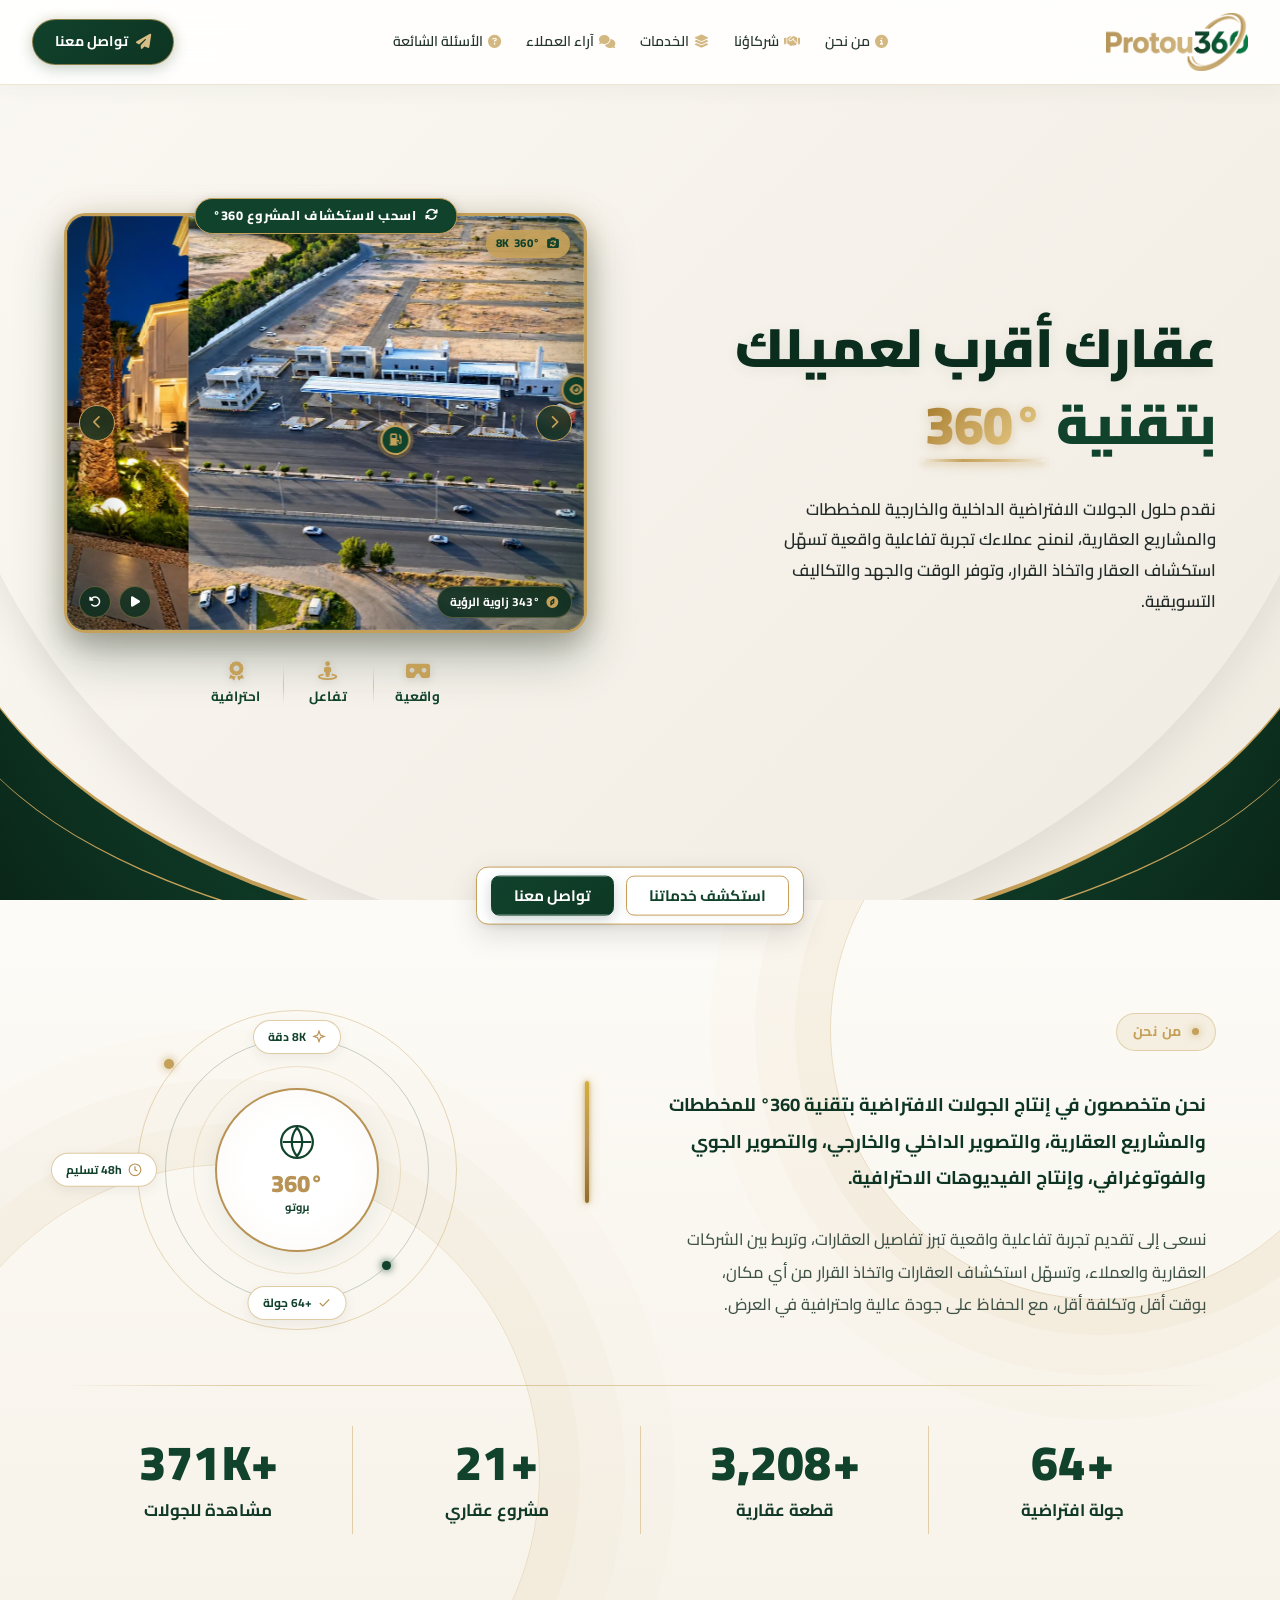
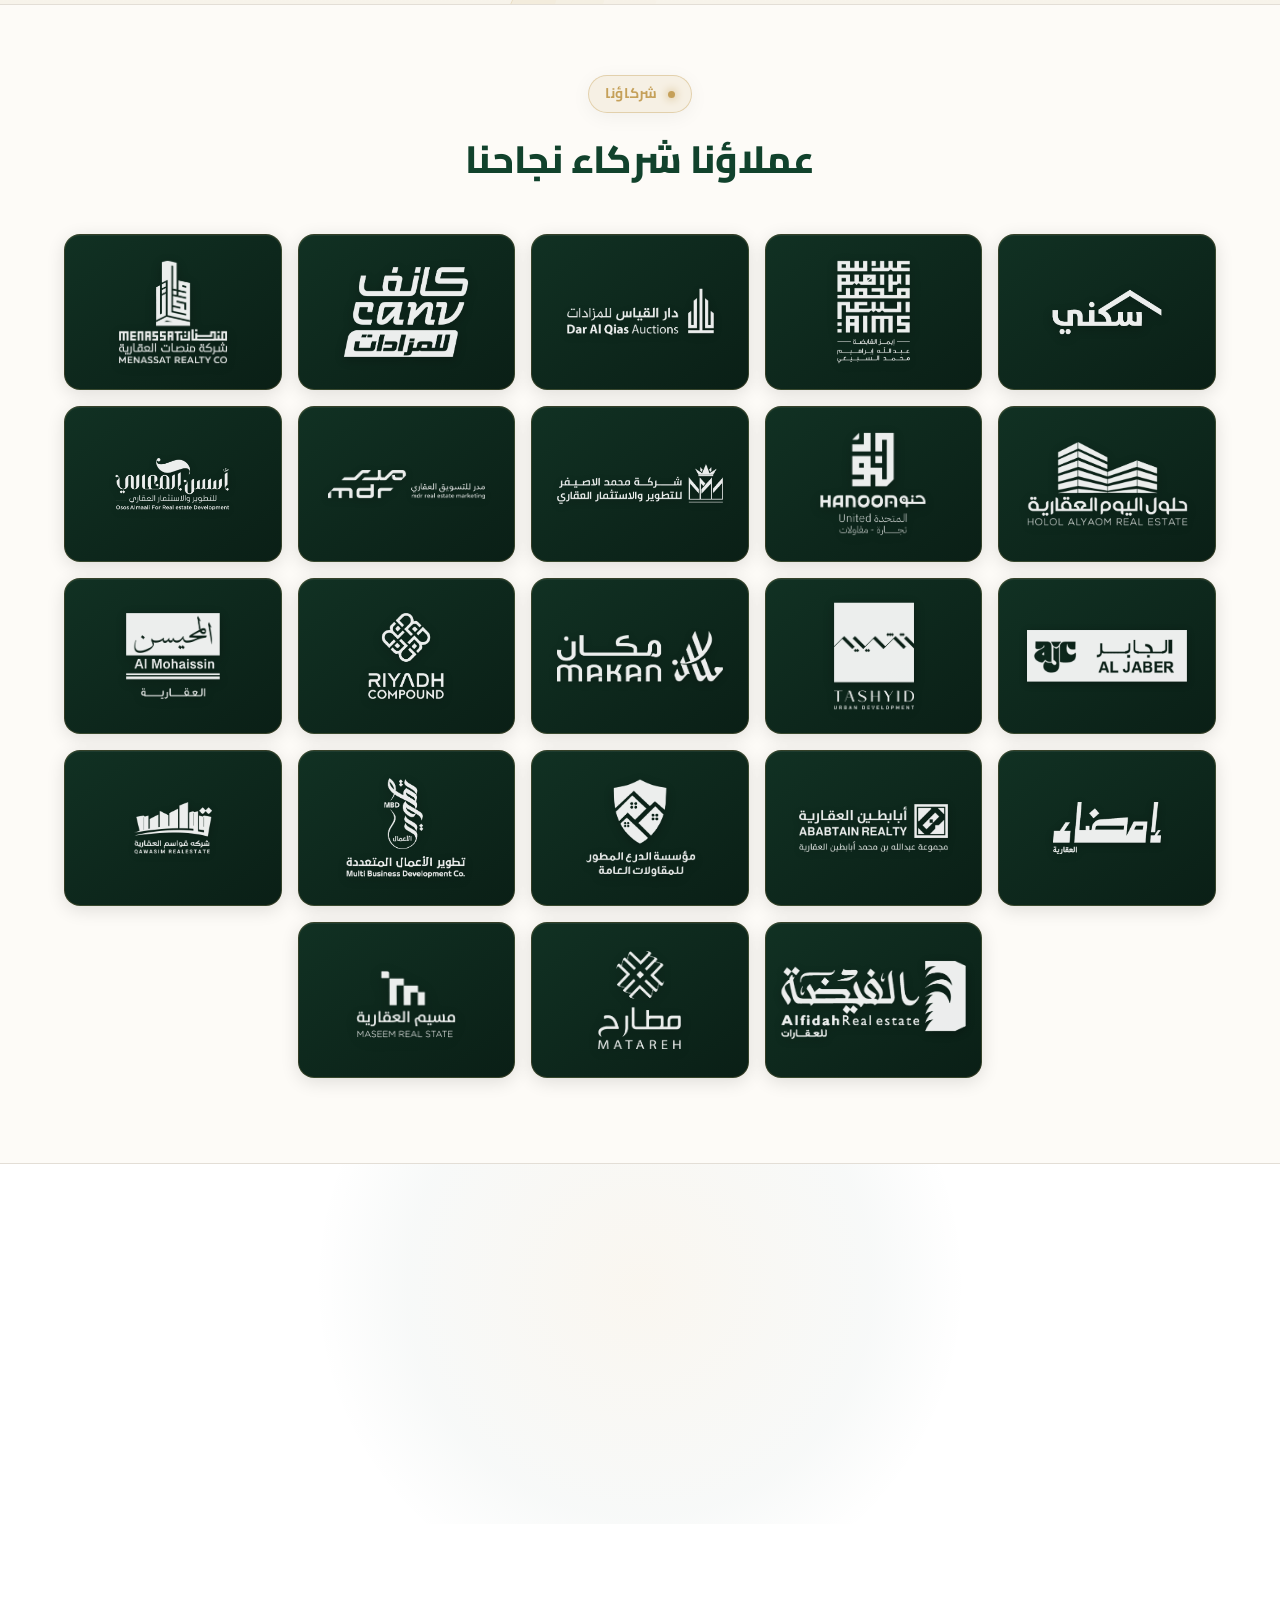
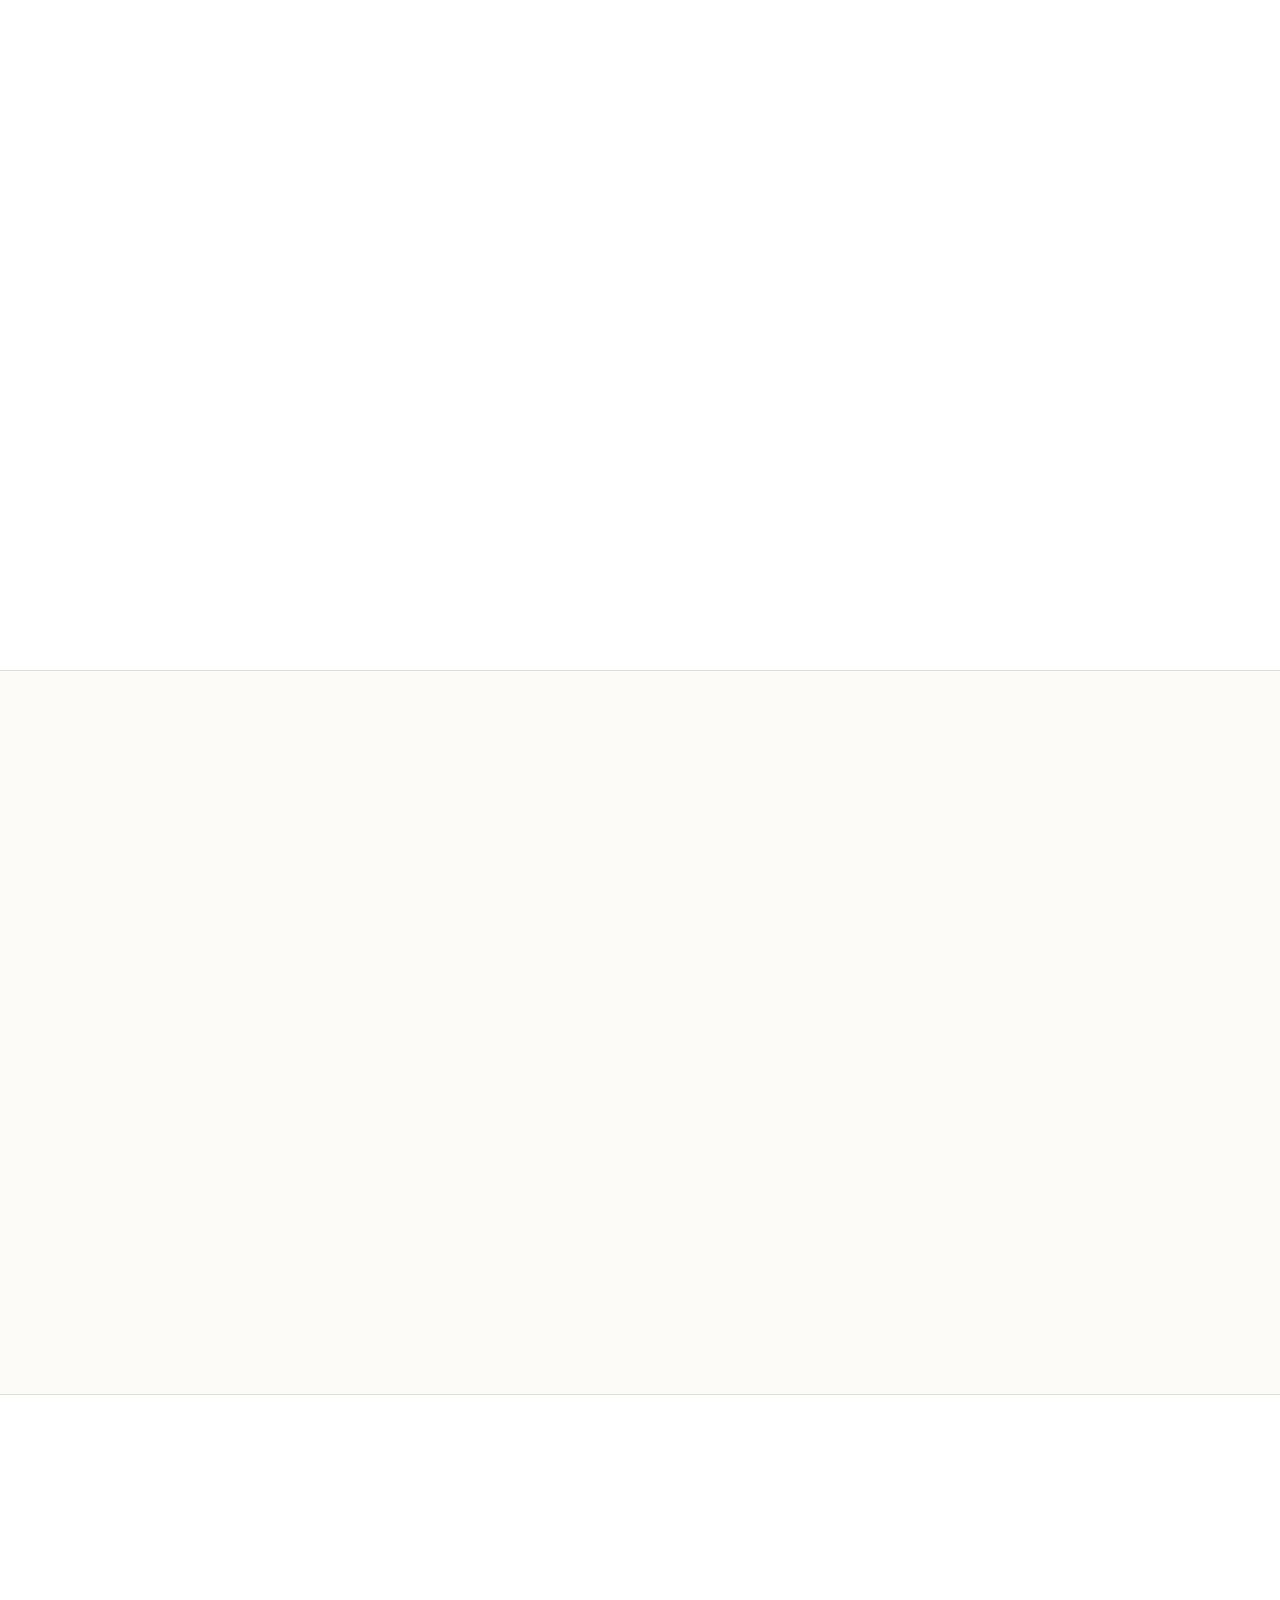
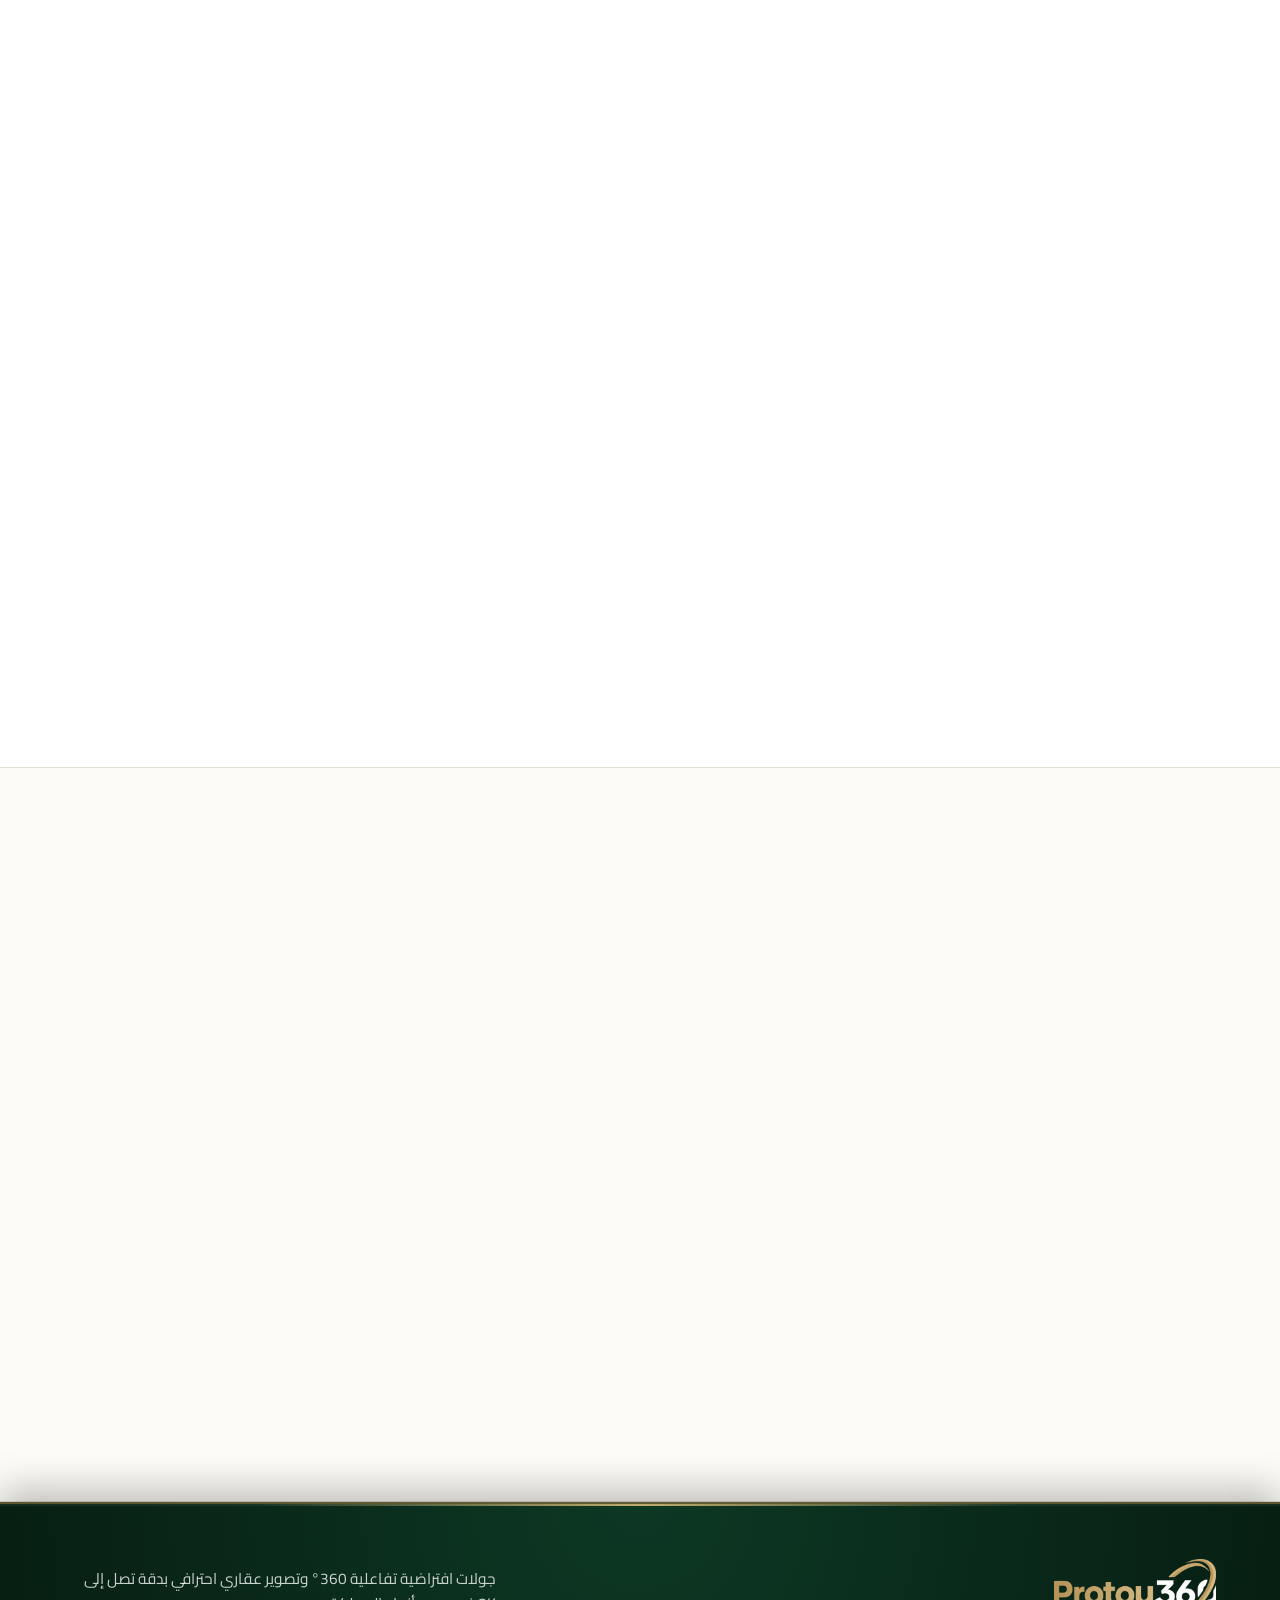
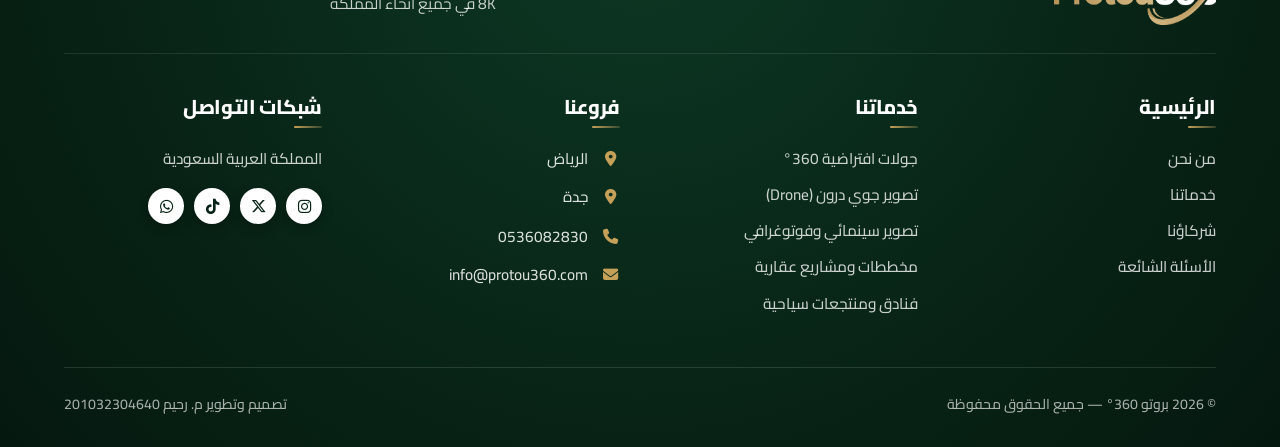
<file: index.html>
<!DOCTYPE html>
<html lang="ar" dir="rtl">

<head>
  <meta charset="UTF-8">
  <meta name="viewport" content="width=device-width, initial-scale=1.0, viewport-fit=cover">
  <meta name="theme-color" content="#11422c">
  <meta name="apple-mobile-web-app-capable" content="yes">
  <meta name="apple-mobile-web-app-status-bar-style" content="black-translucent">
  <meta name="format-detection" content="telephone=no">
  <meta name="description"
    content="بروتو 360° (Protou 360) — منصة متخصصة في إنتاج الجولات الافتراضية التفاعلية 360° والتصوير البانورامي والجوي بدقة تصل إلى 8K للمشاريع العقارية والمخططات في المملكة العربية السعودية.">
  <title>بروتو 360° | Protou 360 — جولات افتراضية وتصوير عقاري احترافي</title>
  <link rel="icon" type="image/svg+xml" href="favicon.svg">
  <!-- Open Graph / Social Media -->
  <meta property="og:type" content="website">
  <meta property="og:locale" content="ar_SA">
  <meta property="og:title" content="بروتو 360° | Protou 360 — جولات افتراضية وتصوير عقاري بانورامي">
  <meta property="og:description"
    content="حلول الجولات الافتراضية 360° والتصوير الجوي والإنتاج المرئي للمشاريع العقارية في المملكة العربية السعودية بدقة 8K فائقة عبر منصة بروتو 360.">
  <!-- Google Fonts (Cairo) -->
  <link rel="preconnect" href="https://fonts.googleapis.com">
  <link rel="preconnect" href="https://fonts.gstatic.com" crossorigin>
  <link href="https://fonts.googleapis.com/css2?family=Cairo:wght@400;600;700;800;900&display=swap" rel="stylesheet">
  <!-- FontAwesome 6.5.2 for icons including X (Twitter) -->
  <link rel="stylesheet" href="https://cdnjs.cloudflare.com/ajax/libs/font-awesome/6.5.2/css/all.min.css">
  <link rel="stylesheet" href="style.css?v=3.0">
</head>

<body>

  <!-- ===== MOBILE SIDEBAR OVERLAY ===== -->
  <div class="mob-overlay" id="mobOverlay"></div>
  <div class="mob-menu" id="mobMenu">
    <div class="mob-menu-head">
      <a href="#" class="mob-logo-link" aria-label="بروتو 360">
        <img src="logo1.png" alt="بروتو 360° | Protou 360" class="mob-logo-img" width="220" height="50">
      </a>
      <button class="mob-close" id="mobClose" aria-label="إغلاق القائمة">✕</button>
    </div>
    <nav class="mob-nav">
      <a href="#about"><i class="fas fa-circle-info mob-nav-icon"></i><span>من نحن</span></a>
      <a href="#clients"><i class="fas fa-handshake mob-nav-icon"></i><span>شركاؤنا</span></a>
      <a href="#services"><i class="fas fa-layer-group mob-nav-icon"></i><span>الخدمات</span></a>
      <a href="#testimonials"><i class="fas fa-comments mob-nav-icon"></i><span>آراء العملاء</span></a>
      <a href="#faq"><i class="fas fa-circle-question mob-nav-icon"></i><span>الأسئلة الشائعة</span></a>
    </nav>
    <a href="https://wa.me/966536082830" class="mob-cta" target="_blank" rel="noopener noreferrer"><i class="fas fa-paper-plane"></i><span>تواصل معنا</span></a>
  </div>

  <!-- ===== HEADER ===== -->
  <header id="siteHeader">
    <!-- Dynamic Golden Scroll Progress Bar -->
    <div class="header-progress" id="headerProgress" aria-hidden="true"></div>

    <nav class="header-nav">
      <a href="#" class="logo" aria-label="بروتو 360° — الصفحة الرئيسية">
        <img src="logo1.png" alt="بروتو 360° | Protou 360" class="logo-img" width="260" height="58">
      </a>
      <div class="navlinks" id="navLinks">
        <a href="#about"><i class="fas fa-circle-info nav-link-icon"></i><span>من نحن</span></a>
        <a href="#clients"><i class="fas fa-handshake nav-link-icon"></i><span>شركاؤنا</span></a>
        <a href="#services"><i class="fas fa-layer-group nav-link-icon"></i><span>الخدمات</span></a>
        <a href="#testimonials"><i class="fas fa-comments nav-link-icon"></i><span>آراء العملاء</span></a>
        <a href="#faq"><i class="fas fa-circle-question nav-link-icon"></i><span>الأسئلة الشائعة</span></a>
      </div>
      <div class="nav-right">
        <a href="https://wa.me/966536082830" class="nav-cta" target="_blank" rel="noopener noreferrer">
          <i class="fas fa-paper-plane"></i>
          <span>تواصل معنا</span>
        </a>
        <button class="hamburger" id="hamburger" aria-label="فتح القائمة">
          <span></span><span></span><span></span>
        </button>
      </div>
    </nav>
  </header>

  <!-- ===== HERO ===== -->
  <section class="hero">
    <!-- Background waves (Captin Hassan signature) -->
    <div class="hero-bg-waves">
      <div class="wave-contour"></div>
      <div class="wave-bottom"></div>
      <div class="wave-top"></div>
    </div>

    <div class="wrap hero-wrap">
      <div class="hero-text-col">
        <h1 class="hero-title">
          <span class="hero-title-line hero-line-main">عقارك أقرب لعميلك</span>
          <span class="hero-title-line hero-line-accent">بتقنية <span class="hero-gold-gradient">360°</span></span>
        </h1>
        <p class="lead">نقدم حلول الجولات الافتراضية الداخلية والخارجية للمخططات والمشاريع العقارية، لنمنح عملاءك تجربة
          تفاعلية واقعية تسهّل استكشاف العقار واتخاذ القرار، وتوفر الوقت والجهد والتكاليف التسويقية.</p>
      </div>

      <div class="dial-stage">
        <div class="compass"><i class="fas fa-arrows-rotate"></i> اسحب لاستكشاف المشروع 360°</div>
        <div class="dial" id="dial">
          <div class="dial-top-bar">
            <div class="tour-hd-tag">
              <i class="fas fa-camera-rotate"></i> 8K 360°
            </div>
          </div>

          <div class="dial-strip" id="dialStrip"></div>
          <div class="dial-ring"></div>

          <button type="button" class="tour-arrow-btn prev-btn" id="tourPrev" aria-label="تدوير لليمين"
            title="تدوير لليمين"><i class="fas fa-chevron-right"></i></button>
          <button type="button" class="tour-arrow-btn next-btn" id="tourNext" aria-label="تدوير لليسار"
            title="تدوير لليسار"><i class="fas fa-chevron-left"></i></button>

          <div class="dial-bottom-bar">
            <div class="tour-angle-box">
              <i class="fas fa-compass" id="compassIcon"></i>
              <span id="angleValue">360° استكشاف حر</span>
            </div>
            <div class="tour-ctrl-buttons">
              <button type="button" class="tour-icon-btn" id="tourAutoBtn" title="دوران تلقائي"><i class="fas fa-play"
                  id="tourAutoIcon"></i></button>
              <button type="button" class="tour-icon-btn" id="tourResetBtn" title="إعادة ضبط الزاوية"><i
                  class="fas fa-rotate-left"></i></button>
            </div>
          </div>
        </div>

        <div class="hero-image-bottom-overlay">
          <div class="hero-features">
            <div class="feature">
              <i class="fas fa-vr-cardboard"></i>
              <span>واقعية</span>
            </div>
            <div class="feature">
              <i class="fas fa-street-view"></i>
              <span>تفاعل</span>
            </div>
            <div class="feature">
              <i class="fas fa-award"></i>
              <span>احترافية</span>
            </div>
          </div>
        </div>
      </div>
    </div>
  </section>

  <!-- ===== FLOATING ACTIONS BAR (Between Hero & Stats Sections) ===== -->
  <div class="hero-bottom-actions">
    <div class="actions-container">
      <a href="#services" class="btn btn-outline-gold-text">استكشف خدماتنا</a>
      <a href="#contact-form" class="btn btn-dark-green">تواصل معنا</a>
    </div>
  </div>

  <!-- ===== ABOUT & STATS MERGED SECTION ===== -->
  <section id="about" class="about-section">
    <!-- Decorative background contour ripples -->
    <div class="about-bg-contours" aria-hidden="true">
      <div class="contour-arc contour-arc-left"></div>
      <div class="contour-arc contour-arc-right"></div>
    </div>

    <div class="wrap">
      <!-- Top Grid: Text Side on Right, Visual Orbit on Left (RTL) -->
      <div class="about-grid">

        <!-- Text Side (Right in RTL) -->
        <div class="about-text reveal">
          <div class="eyebrow"><span class="dot"></span> من نحن</div>

          <div class="about-cards-wrap" id="aboutCardsWrap">
            <!-- Dynamic sliding accent indicator bar -->
            <div class="about-sliding-bar" id="aboutSlidingBar" aria-hidden="true"></div>

            <!-- Block 1 (Lead Card) -->
            <div class="about-interactive-card" data-index="0" tabindex="0">
              <p class="about-lead">نحن متخصصون في إنتاج الجولات الافتراضية بتقنية 360° للمخططات والمشاريع العقارية،
                والتصوير الداخلي والخارجي، والتصوير الجوي والفوتوغرافي، وإنتاج الفيديوهات الاحترافية.</p>
            </div>

            <!-- Block 2 (Body Card / الديف التاني) -->
            <div class="about-interactive-card" data-index="1" tabindex="0">
              <p class="about-body">نسعى إلى تقديم تجربة تفاعلية واقعية تبرز تفاصيل العقارات، وتربط بين الشركات العقارية
                والعملاء، وتسهّل استكشاف العقارات واتخاذ القرار من أي مكان، بوقت أقل وتكلفة أقل، مع الحفاظ على جودة
                عالية واحترافية في العرض.</p>
            </div>
          </div>
        </div>

        <!-- Visual Side (Left in RTL) -->
        <div class="about-visual reveal">
          <div class="about-ring-wrap">
            <!-- Decorative 360° rings -->
            <div class="about-ring about-ring--1"></div>
            <div class="about-ring about-ring--2"></div>
            <div class="about-ring about-ring--3"></div>
            <!-- Center card -->
            <div class="about-center-card">
              <div class="about-center-icon">
                <svg width="38" height="38" viewBox="0 0 24 24" fill="none" stroke="currentColor" stroke-width="1.4">
                  <circle cx="12" cy="12" r="10" />
                  <path d="M3 12h18M12 3a14 14 0 010 18 14 14 0 010-18z" />
                </svg>
              </div>
              <span class="about-center-label">360°</span>
              <span class="about-center-sub">بروتو</span>
            </div>
            <!-- Orbiting badges -->
            <div class="about-badge about-badge--top">
              <svg width="14" height="14" viewBox="0 0 24 24" fill="none" stroke="currentColor" stroke-width="2">
                <path d="M12 2l2.4 6.6L21 11l-6.6 2.4L12 20l-2.4-6.6L3 11l6.6-2.4L12 2z" />
              </svg>
              8K دقة
            </div>
            <div class="about-badge about-badge--left">
              <svg width="14" height="14" viewBox="0 0 24 24" fill="none" stroke="currentColor" stroke-width="2">
                <circle cx="12" cy="12" r="10" />
                <path d="M12 6v6l4 2" />
              </svg>
              48h تسليم
            </div>
            <div class="about-badge about-badge--bottom">
              <svg width="14" height="14" viewBox="0 0 24 24" fill="none" stroke="currentColor" stroke-width="2">
                <polyline points="20 6 9 17 4 12" />
              </svg>
              +64 جولة
            </div>
          </div>
        </div>

      </div>

      <!-- Golden Horizontal Divider -->
      <div class="about-divider" aria-hidden="true"></div>

      <!-- Bottom: The 4 Stats Counters -->
      <div class="about-stats-row" id="stats">
        <!-- 1. جولة افتراضية -->
        <div class="stat-item reveal">
          <div class="stat-header">
            <b class="stat-num" data-target="64">0</b>
            <span>+</span>
          </div>
          <p>جولة افتراضية</p>
        </div>

        <!-- 2. قطعة عقارية -->
        <div class="stat-item reveal">
          <div class="stat-header">
            <b class="stat-num" data-target="3208">0</b>
            <span>+</span>
          </div>
          <p>قطعة عقارية</p>
        </div>

        <!-- 3. مشروع عقاري -->
        <div class="stat-item reveal">
          <div class="stat-header">
            <b class="stat-num" data-target="21">0</b>
            <span>+</span>
          </div>
          <p>مشروع عقاري</p>
        </div>

        <!-- 4. مشاهدة للجولات -->
        <div class="stat-item reveal">
          <div class="stat-header">
            <b class="stat-num" data-target="371">0</b>
            <span>K+</span>
          </div>
          <p>مشاهدة للجولات</p>
        </div>
      </div>
    </div>
  </section>



  <!-- ===== CLIENTS LOGOS ===== -->
  <section id="clients" class="clients-section">
    <div class="wrap">
      <div class="section-head reveal" style="text-align:center; max-width:100%;">
        <div class="eyebrow" style="justify-content:center;"><span class="dot"></span> شركاؤنا</div>
        <h2>عملاؤنا شركاء نجاحنا</h2>
      </div>

      <div class="clients-wall">

        <!-- 1. برنامج سكني -->
        <div class="client-tile" style="--stagger:840ms" title="برنامج سكني">
          <div class="client-tile-media">
            <img src="Logos/شعار-سكني----SVG.png" alt="برنامج سكني" loading="lazy">
          </div>
        </div>

        <!-- 2. إيمز القابضة -->
        <div class="client-tile" style="--stagger:800ms" title="إيمز القابضة AIMS">
          <div class="client-tile-media">
            <img src="Logos/AIMS.png" alt="إيمز القابضة AIMS" loading="lazy">
          </div>
        </div>

        <!-- 3. دار القياس للمزادات -->
        <div class="client-tile" style="--stagger:200ms" title="دار القياس للمزادات">
          <div class="client-tile-media">
            <img src="Logos/logo-1.png" alt="دار القياس للمزادات" loading="lazy">
          </div>
        </div>

        <!-- 4. كانف للمزادات -->
        <div class="client-tile" style="--stagger:120ms" title="كانف للمزادات CANV">
          <div class="client-tile-media">
            <img src="Logos/Auctions%20Master%20logo.png" alt="كانف للمزادات CANV" loading="lazy">
          </div>
        </div>

        <!-- 5. شركة منصات العقارية -->
        <div class="client-tile" style="--stagger:760ms" title="شركة منصات العقارية MENASSAT">
          <div class="client-tile-media">
            <img src="Logos/منصات.png1.png" alt="شركة منصات العقارية" loading="lazy">
          </div>
        </div>

        <!-- 6. حلول اليوم العقارية -->
        <div class="client-tile" style="--stagger:160ms" title="حلول اليوم العقارية">
          <div class="client-tile-media">
            <img src="Logos/Holol-Logo.png" alt="حلول اليوم العقارية" loading="lazy">
          </div>
        </div>

        <!-- 7. شركة حنون المتحدة -->
        <div class="client-tile" style="--stagger:0ms" title="شركة حنون المتحدة (تجارة - مقاولات)">
          <div class="client-tile-media">
            <img src="Logos/1.png" alt="شركة حنون المتحدة" loading="lazy">
          </div>
        </div>

        <!-- 8. شركة محمد الاصيفر -->
        <div class="client-tile" style="--stagger:40ms" title="شركة محمد الاصيفر للتطوير والاستثمار العقاري">
          <div class="client-tile-media">
            <img src="Logos/2.png" alt="شركة محمد الاصيفر للتطوير والاستثمار العقاري" loading="lazy">
          </div>
        </div>

        <!-- 9. مدر للتسويق العقاري -->
        <div class="client-tile" style="--stagger:80ms" title="مدر للتسويق العقاري">
          <div class="client-tile-media">
            <img src="Logos/344-01.png" alt="مدر للتسويق العقاري" loading="lazy">
          </div>
        </div>

        <!-- 10. أسس المعالي -->
        <div class="client-tile" style="--stagger:240ms" title="أسس المعالي للتطوير والاستثمار العقاري">
          <div class="client-tile-media">
            <img src="Logos/logo-Osos.png" alt="أسس المعالي للتطوير والاستثمار العقاري" loading="lazy">
          </div>
        </div>

        <!-- 11. شركة الجابر -->
        <div class="client-tile" style="--stagger:280ms" title="شركة الجابر AJC">
          <div class="client-tile-media">
            <img src="Logos/LogoFooter.png" alt="شركة الجابر AJC" loading="lazy">
          </div>
        </div>

        <!-- 12. تشييد للتطوير الحضري -->
        <div class="client-tile" style="--stagger:320ms" title="تشييد للتطوير الحضري">
          <div class="client-tile-media">
            <img src="Logos/Logos-2.png" alt="تشييد للتطوير الحضري" loading="lazy">
          </div>
        </div>

        <!-- 13. شركة مكان العقارية -->
        <div class="client-tile" style="--stagger:360ms" title="شركة مكان العقارية">
          <div class="client-tile-media">
            <img src="Logos/makan-logo.png" alt="شركة مكان العقارية" loading="lazy">
          </div>
        </div>

        <!-- 14. مجمع الرياض -->
        <div class="client-tile" style="--stagger:400ms" title="مجمع الرياض RIYADH COMPOUND">
          <div class="client-tile-media">
            <img src="Logos/Transparent-01-2-_edited-20260817-075211.png" alt="مجمع الرياض" loading="lazy">
          </div>
        </div>

        <!-- 15. المحيسن العقارية -->
        <div class="client-tile" style="--stagger:440ms" title="المحيسن العقارية">
          <div class="client-tile-media">
            <img src="Logos/المحيسن.png" alt="المحيسن العقارية" loading="lazy">
          </div>
        </div>

        <!-- 16. إمضاء العقارية -->
        <div class="client-tile" style="--stagger:480ms" title="إمضاء العقارية">
          <div class="client-tile-media">
            <img src="Logos/امضاء.png" alt="إمضاء العقارية" loading="lazy">
          </div>
        </div>

        <!-- 17. مجموعة أبابطين العقارية -->
        <div class="client-tile" style="--stagger:520ms" title="مجموعة أبابطين العقارية">
          <div class="client-tile-media">
            <img src="Logos/تم-تعديل-لقطة-الشاشة-2025-10-05-055301.png" alt="مجموعة أبابطين العقارية" loading="lazy">
          </div>
        </div>

        <!-- 18. مؤسسة الدرع المطور -->
        <div class="client-tile" style="--stagger:560ms" title="مؤسسة الدرع المطور للمقاولات العامة">
          <div class="client-tile-media">
            <img src="Logos/درع%20للمقاولات%20لوجو1.png" alt="مؤسسة الدرع المطور للمقاولات العامة" loading="lazy">
          </div>
        </div>

        <!-- 19. شركة تطوير الأعمال المتعددة -->
        <div class="client-tile" style="--stagger:600ms" title="شركة تطوير الأعمال المتعددة MBD">
          <div class="client-tile-media">
            <img src="Logos/شركة-تطوير-الأعمال-المتعددة.png" alt="شركة تطوير الأعمال المتعددة" loading="lazy">
          </div>
        </div>

        <!-- 20. شركة قواسم العقارية -->
        <div class="client-tile" style="--stagger:640ms" title="شركة قواسم العقارية">
          <div class="client-tile-media">
            <img src="Logos/قواسم%20(2).png" alt="شركة قواسم العقارية" loading="lazy">
          </div>
        </div>

        <!-- 21. الفيضة للعقارات -->
        <div class="client-tile" style="--stagger:680ms" title="الفيضة للعقارات (مخطط ثروات)">
          <div class="client-tile-media">
            <img src="Logos/مخطط-ثروات-لاند.png" alt="الفيضة للعقارات" loading="lazy">
          </div>
        </div>

        <!-- 22. شركة مطارح -->
        <div class="client-tile" style="--stagger:720ms" title="شركة مطارح">
          <div class="client-tile-media">
            <img src="Logos/مطارح.png" alt="شركة مطارح" loading="lazy">
          </div>
        </div>

        <!-- 23. شركة مسيم العقارية -->
        <div class="client-tile" style="--stagger:880ms" title="شركة مسيم العقارية">
          <div class="client-tile-media">
            <img src="Logos/مسيم-العقارية.png" alt="شركة مسيم العقارية" loading="lazy">
          </div>
        </div>

      </div>

      <!-- Mobile Toggle: Show all / Show less clients -->
      <div class="clients-toggle-wrap">
        <button type="button" class="btn-clients-toggle" id="clientsToggleBtn" aria-expanded="false">
          <span class="toggle-text">عرض الكل</span>
          <i class="fas fa-chevron-down toggle-icon" aria-hidden="true"></i>
        </button>
      </div>

    </div>
  </section>

  <!-- ===== SERVICES ===== -->
  <section id="services">
    <div class="wrap">
      <div class="section-head reveal" style="text-align:center; max-width:760px; margin:0 auto 48px;">
        <div class="eyebrow" style="justify-content:center;"><span class="dot"></span> خدماتنا</div>
        <h2>حلول بصرية وتقنية متكاملة لتسويق عقارك</h2>
        <p>نجمع بين تقنيات الجولات الافتراضية 360° المتطورة والإنتاج الإعلامي الإبداعي لنمنح مشروعك حضوراً رقمياً
          استثنائياً يدعم المبيعات ويسرّع اتخاذ القرار.</p>
      </div>

      <div class="services-grid reveal">

        <!-- 1. 360 Virtual Tours -->
        <div class="service-card">
          <span class="service-num">01</span>
          <div class="service-icon-box">
            <i class="fas fa-vr-cardboard"></i>
          </div>
          <div class="service-content">
            <h3>تصوير جولات افتراضية بزاوية 360° داخلية وخارجية</h3>
            <p>جولات تفاعلية فائقة الدقة تتيح لعملائك التجول بحرية داخل الوحدات والمخططات واستكشاف كافة التفاصيل
              المعمارية من أي جهاز في أي وقت.</p>
          </div>
          <div class="service-footer">
            <span class="service-tag"><span>تجربة تفاعلية غامرة</span> <i class="fas fa-arrow-left"></i></span>
          </div>
        </div>

        <!-- 2. Video Production -->
        <div class="service-card">
          <span class="service-num">02</span>
          <div class="service-icon-box">
            <i class="fas fa-video"></i>
          </div>
          <div class="service-content">
            <h3>تصوير فيديو احترافي وسينمائي</h3>
            <p>لقطات سينمائية تُبرز جماليات المشروع، الموقع الاستراتيجي، والمرافق الحيوية بأسلوب تسويقي مشوّق
              يخطف الأنظار.</p>
          </div>
          <div class="service-footer">
            <span class="service-tag"><span>إخراج سينمائي مبهر</span> <i class="fas fa-arrow-left"></i></span>
          </div>
        </div>

        <!-- 3. Drone Aerial Photography -->
        <div class="service-card">
          <span class="service-num">03</span>
          <div class="service-icon-box">
            <svg width="22" height="22" viewBox="0 0 24 24" fill="none" stroke="currentColor" stroke-width="2" stroke-linecap="round" stroke-linejoin="round">
              <path d="M12 10a3 3 0 1 0 0 6 3 3 0 0 0 0-6z"/>
              <path d="m4.93 4.93 4.24 4.24"/>
              <path d="m14.83 14.83 4.24 4.24"/>
              <path d="m14.83 9.17 4.24-4.24"/>
              <path d="m4.93 19.07 4.24-4.24"/>
              <path d="M2 5h6"/>
              <path d="M16 5h6"/>
              <path d="M2 19h6"/>
              <path d="M16 19h6"/>
            </svg>
          </div>
          <div class="service-content">
            <h3>تصوير جوي احترافي بالدرون بدقة 4k</h3>
            <p>نقدم تصويرًا جويًا باستخدام أحدث طائرات الدرون بدقة 4k، بلقطات سينمائية وزوايا إبداعية تُبرز جمال المشاريع
              العقارية وتُعزز جاذبيتها التسويقية.</p>
          </div>
          <div class="service-footer">
            <span class="service-tag"><span>لقطات جوية بدقة 4K</span> <i class="fas fa-arrow-left"></i></span>
          </div>
        </div>

        <!-- 4. Photography -->
        <div class="service-card">
          <span class="service-num">04</span>
          <div class="service-icon-box">
            <i class="fas fa-camera"></i>
          </div>
          <div class="service-content">
            <h3>تصوير فوتوغرافي عالي الجودة</h3>
            <p>تصوير معماري احترافي بعدسات متخصصة وزوايا مدروسة، يبرز جمال التصميم وفخامة التفاصيل بأسلوب راقٍ يناسب
              الكتيبات والمنصات العقارية والإعلانية.</p>
          </div>
          <div class="service-footer">
            <span class="service-tag"><span>عدسات معمارية خاصة</span> <i class="fas fa-arrow-left"></i></span>
          </div>
        </div>

        <!-- 5. Video Editing & Motion -->
        <div class="service-card">
          <span class="service-num">05</span>
          <div class="service-icon-box">
            <i class="fas fa-wand-magic-sparkles"></i>
          </div>
          <div class="service-content">
            <h3>مونتاج وإنتاج مرئي احترافي</h3>
            <p>تحرير متقن يشمل تصحيح الألوان السينمائي والمؤثرات البصرية والصوتية المناسبة لإنتاج مقاطع ترويجية مميزة
              تجذب الجمهور على منصات التواصل.</p>
          </div>
          <div class="service-footer">
            <span class="service-tag"><span>إخراج احترافي مخصص</span> <i class="fas fa-arrow-left"></i></span>
          </div>
        </div>

        <!-- 6. Content Creation -->
        <div class="service-card">
          <span class="service-num">06</span>
          <div class="service-icon-box">
            <i class="fas fa-pen-nib"></i>
          </div>
          <div class="service-content">
            <h3>كتابة محتوى إبداعي وتسويقي</h3>
            <p>صياغة نصوص ترويجية مؤثرة ومحتوى تسويقي يخاطب رغبات المشترين والمستثمرين، ويُبرز المزايا التنافسية للعقار
              بأسلوب جذاب ومقنع.</p>
          </div>
          <div class="service-footer">
            <span class="service-tag"><span>نصوص بيعية مدروسة</span> <i class="fas fa-arrow-left"></i></span>
          </div>
        </div>

        <!-- 7. Voice Over -->
        <div class="service-card">
          <span class="service-num">07</span>
          <div class="service-icon-box">
            <i class="fas fa-microphone-lines"></i>
          </div>
          <div class="service-content">
            <h3>تعليق صوتي احترافي (Voice Over)</h3>
            <p>أصوات إذاعية رخيمة ومتميزة بلهجات سعودية وفصحى لإضفاء طابع رسمي وفخم يعزز مصداقية عروضك المرئية ويترك
              أثراً دائماً.</p>
          </div>
          <div class="service-footer">
            <span class="service-tag"><span>نخبة من المعلقين</span> <i class="fas fa-arrow-left"></i></span>
          </div>
        </div>

        <!-- 8. Interactive Control Panel -->
        <div class="service-card">
          <span class="service-num">08</span>
          <div class="service-icon-box">
            <i class="fas fa-sliders"></i>
          </div>
          <div class="service-content">
            <h3>لوحة تحكم تفاعلية لإدارة القطع العقارية</h3>
            <p>نوفر لوحة تحكم ذكية تتيح إدارة وتحديث حالة القطع العقارية (متاح – محجوز – مباع) بكل سهولة عبر الجوال أو
              الكمبيوتر، مع ظهور التحديثات مباشرة داخل الجولة الافتراضية 360°.</p>
          </div>
          <div class="service-footer">
            <span class="service-tag"><span>تحديث مباشر ولحظي</span> <i class="fas fa-arrow-left"></i></span>
          </div>
        </div>

      </div>
    </div>
  </section>

  <!-- ===== TESTIMONIALS ===== -->
  <section id="testimonials" class="testi-section">
    <div class="wrap">
      <div class="section-head reveal">
        <div class="eyebrow"><span class="dot"></span> آراء العملاء</div>
        <h2>عملاء عاشوا التجربة وصنعوا الفرق</h2>
        <p>تجارب وشهادات شركائنا في النجاح من كبرى الشركات والمشاريع العقارية والسياحية بالمملكة.</p>
      </div>
      <!-- Testimonials Slider / Carousel -->
      <div class="testi-slider-container reveal" id="testiSliderContainer">
        <!-- Navigation Arrow: Previous (Right in RTL) -->
        <button class="testi-nav-btn testi-nav-prev" id="testiPrevBtn" aria-label="التقييم السابق">
          <svg width="18" height="18" viewBox="0 0 24 24" fill="none" stroke="currentColor" stroke-width="2.5"
            stroke-linecap="round" stroke-linejoin="round">
            <polyline points="9 18 15 12 9 6"></polyline>
          </svg>
        </button>

        <!-- Slider Viewport & Moving Track -->
        <div class="testi-slider-viewport" id="testiViewport">
          <div class="testi-slider-track" id="testiTrack">
            <!-- Slide 1 -->
            <div class="testi-card">
              <div class="testi-person">
                <div class="testi-avatar">م.ع</div>
                <div><b>محمد عبدالله</b><span>مسوق عقاري</span></div>
              </div>
              <div class="testi-stars">⭐⭐⭐⭐⭐</div>
              <p class="testi-quote">"بصراحة أول مرة أجرب الجولات الافتراضية، لكن بعد ما شفت النتيجة اقتنعت فيها. شغل مرتب وفكرة تخدم العقار بشكل جميل، تسلم يمينكم ❤️"</p>
            </div>

            <!-- Slide 2 -->
            <div class="testi-card">
              <div class="testi-person">
                <div class="testi-avatar">ع.ض</div>
                <div><b>عبدالعزيز الضحيك</b><span>مطور عقاري</span></div>
              </div>
              <div class="testi-stars">⭐⭐⭐⭐⭐</div>
              <p class="testi-quote">"ما شاء الله عليكم ، حتى أرقام القطع والمساحات والمعالم القريبة كلها واضحة. هذا اللي كنا نحتاجه بالضبط، الله يعطيك العافية."</p>
            </div>

            <!-- Slide 3 -->
            <div class="testi-card">
              <div class="testi-person">
                <div class="testi-avatar">ر.هـ</div>
                <div><b>رهام الهوساوي</b><span>تسويق شركة عقارية</span></div>
              </div>
              <div class="testi-stars">⭐⭐⭐⭐⭐</div>
              <p class="testi-quote">"بيض الله وجهك يا غالي، أبدعت في الشغل، خصوصًا طريقة عرض العقار والتفاصيل. إن شاء الله لنا شغل كثير مع بعض 🤝"</p>
            </div>

            <!-- Slide 4 -->
            <div class="testi-card">
              <div class="testi-person">
                <div class="testi-avatar">س.ع</div>
                <div><b>سعود العجلان</b><span>أراضي</span></div>
              </div>
              <div class="testi-stars">⭐⭐⭐⭐⭐</div>
              <p class="testi-quote">"والله فرق كبير عن الصور العادية. الحين العميل يقدر يشوف القطع ومواقعها وكل التفاصيل وهو جالس في بيته، فكرة ممتازة صراحة 👍 وكذالك تفيد الي يبعون على خارطة. موفقين يارب"</p>
            </div>

            <!-- Slide 5 -->
            <div class="testi-card">
              <div class="testi-person">
                <div class="testi-avatar">س.س</div>
                <div><b>سلطانه سعود</b><span>مسوقه عقاريه</span></div>
              </div>
              <div class="testi-stars">⭐⭐⭐⭐⭐</div>
              <p class="testi-quote">"ما شاء الله تبارك الله، شغل يفتح النفس والله 👌 ما توقعت الجولة تطلع بهالجمال والوضوح، يعطيك العافية وما قصرت معنا ❤️"</p>
            </div>
          </div>
        </div>

        <!-- Navigation Arrow: Next (Left in RTL) -->
        <button class="testi-nav-btn testi-nav-next" id="testiNextBtn" aria-label="التقييم التالي">
          <svg width="18" height="18" viewBox="0 0 24 24" fill="none" stroke="currentColor" stroke-width="2.5"
            stroke-linecap="round" stroke-linejoin="round">
            <polyline points="15 18 9 12 15 6"></polyline>
          </svg>
        </button>

        <!-- Pagination Dots -->
        <div class="testi-slider-dots" id="testiDots"></div>
      </div>
    </div>
  </section>

  <!-- ===== FAQ ===== -->
  <section id="faq" class="faq-section">
    <div class="wrap">
      <div class="section-head reveal">
        <div class="eyebrow"><span class="dot"></span> الأسئلة الشائعة</div>
        <h2>الأسئلة الأكثر شيوعاً</h2>
        <p>إجابات وافية على أكثر الاستفسارات التي يطرحها عملاؤنا قبل بدء تنفيذ الجولات الافتراضية.</p>
      </div>
      <div class="faq-list reveal">
        <!-- 1. ما هي الجولة الافتراضية 360°؟ -->
        <div class="faq-item">
          <button class="faq-q" aria-expanded="false">
            <span>ما هي الجولة الافتراضية 360°؟</span>
            <div class="faq-icon"></div>
          </button>
          <div class="faq-a">
            <p>هي تقنية تتيح للعميل استكشاف العقار أو المخطط العقاري بشكل تفاعلي من جميع الاتجاهات، وكأنه موجود في الموقع فعليًا، دون الحاجة إلى زيارته.</p>
          </div>
        </div>

        <!-- 2. هل الجولات الافتراضية مناسبة للمخططات العقارية؟ -->
        <div class="faq-item">
          <button class="faq-q" aria-expanded="false">
            <span>هل الجولات الافتراضية مناسبة للمخططات العقارية؟</span>
            <div class="faq-icon"></div>
          </button>
          <div class="faq-a">
            <p>نعم، يمكن عرض المخطط بالكامل، وتوضيح مواقع القطع وأرقامها ومساحاتها، والشوارع المحيطة والمعالم القريبة.</p>
          </div>
        </div>

        <!-- 3. هل يمكن استخدام الجولة الافتراضية في المزادات العقارية؟ -->
        <div class="faq-item">
          <button class="faq-q" aria-expanded="false">
            <span>هل يمكن استخدام الجولة الافتراضية في المزادات العقارية؟</span>
            <div class="faq-icon"></div>
          </button>
          <div class="faq-a">
            <p>نعم، تعتبر وسيلة فعالة لعرض العقارات والأراضي المشاركة في المزادات، وتمكين المهتمين من استكشاف المواقع وتفاصيلها عن بعد.</p>
          </div>
        </div>

        <!-- 4. هل تساعد الجولة الافتراضية في تسويق العقارات؟ -->
        <div class="faq-item">
          <button class="faq-q" aria-expanded="false">
            <span>هل تساعد الجولة الافتراضية في تسويق العقارات؟</span>
            <div class="faq-icon"></div>
          </button>
          <div class="faq-a">
            <p>نعم، تساعد العملاء على فهم العقار وموقعه وتفاصيله بشكل أوضح، وتسهّل اتخاذ قرار المعاينة أو الشراء، كما تقلل الحاجة إلى الزيارات الأولية.</p>
          </div>
        </div>

        <!-- 5. هل يمكن مشاركة الجولة الافتراضية مع العملاء؟ -->
        <div class="faq-item">
          <button class="faq-q" aria-expanded="false">
            <span>هل يمكن مشاركة الجولة الافتراضية مع العملاء؟</span>
            <div class="faq-icon"></div>
          </button>
          <div class="faq-a">
            <p>نعم، يمكن مشاركة رابط الجولة عبر واتساب أو منصات التواصل الاجتماعي أو إضافته إلى الموقع الإلكتروني للشركة.</p>
          </div>
        </div>

        <!-- 6. كم يستغرق تنفيذ الجولة الافتراضية؟ -->
        <div class="faq-item">
          <button class="faq-q" aria-expanded="false">
            <span>كم يستغرق تنفيذ الجولة الافتراضية؟</span>
            <div class="faq-icon"></div>
          </button>
          <div class="faq-a">
            <p>تختلف مدة التنفيذ بحسب مساحة المشروع وعدد المواقع والتفاصيل المطلوبة، ويتم تحديد المدة بعد معاينة المشروع.</p>
          </div>
        </div>

        <!-- 7. هل يمكن تحديث الجولة الافتراضية بعد تسليمها؟ -->
        <div class="faq-item">
          <button class="faq-q" aria-expanded="false">
            <span>هل يمكن تحديث الجولة الافتراضية بعد تسليمها؟</span>
            <div class="faq-icon"></div>
          </button>
          <div class="faq-a">
            <p>نعم، يمكن تحديث بعض المعلومات وحالات القطع وفقًا للخدمات المتفق عليها، دون الحاجة إلى إعادة تصوير المشروع بالكامل، ما لم تتغير معالمه الفعلية.</p>
          </div>
        </div>
      </div>
    </div>
  </section>

  <!-- ===== CONTACT FORM ===== -->
  <section id="contact-form" class="contact-section">
    <div class="wrap">
      <div class="contact-grid">
        <div class="contact-info-head reveal">
          <div class="eyebrow"><span class="dot"></span> تواصل معنا</div>
          <h2>جاهز للبدء؟<br>شاركنا تفاصيل مشروعك</h2>
          <p>سنتواصل معك خلال يوم عمل واحد لتأكيد الموعد ومناقشة تفاصيل وخطة التصوير الميداني.</p>
        </div>
        <form class="contact-form reveal" id="mainContactForm" novalidate>
          <div class="form-group">
            <label for="fname">الاسم</label>
            <input type="text" id="fname" name="name" autocomplete="name" required>
          </div>
          <div class="form-group">
            <label for="ftype">نوع المساحة أو المشروع</label>
            <select id="ftype" name="type" required>
              <option value="" disabled selected>اختر النوع</option>
              <option>فيلا / قصر سكني</option>
              <option>مخطط عقاري / مشروع أراضي</option>
              <option>برج / مبنى إداري ومكاتب</option>
              <option>فندق / منتجع سياحي</option>
              <option>مطعم / مقهى راقٍ</option>
              <option>معرض تجاري / صالة عرض</option>
              <option>قاعة مناسبات واحتفالات</option>
              <option>أخرى</option>
            </select>
          </div>
          <div class="form-group">
            <label for="fmsg">تفاصيل إضافية (اختياري)</label>
            <textarea id="fmsg" name="message" rows="4"
              placeholder="اذكر موقع المشروع (المدينة/الحي)، المساحة التقريبية، وأي متطلبات خاصة..."></textarea>
          </div>
          <button type="submit" class="btn-primary form-submit" id="formSubmit">
            إرسال الطلب
            <svg width="16" height="16" viewBox="0 0 24 24" fill="none" stroke="currentColor" stroke-width="2">
              <path d="M5 12h14M12 5l7 7-7 7" />
            </svg>
          </button>
          <div class="form-success" id="formSuccess" aria-live="polite">
            <svg width="22" height="22" viewBox="0 0 24 24" fill="none" stroke="currentColor" stroke-width="2">
              <polyline points="20 6 9 17 4 12" />
            </svg>
            تم إرسال طلبك بنجاح! سيتواصل معك مستشارنا قريباً.
          </div>
        </form>
        <div class="contact-details reveal">
          <a href="tel:+966536082830" class="contact-link">
            <div class="contact-link-icon">
              <svg width="18" height="18" viewBox="0 0 24 24" fill="none" stroke="currentColor" stroke-width="1.8">
                <path
                  d="M22 16.92v3a2 2 0 01-2.18 2 19.79 19.79 0 01-8.63-3.07A19.5 19.5 0 013.07 9.81 19.79 19.79 0 01.01 1.19 2 2 0 012 0h3a2 2 0 012 1.72c.127.96.361 1.903.7 2.81a2 2 0 01-.45 2.11L6.91 7.91a16 16 0 006.72 6.72l1.28-1.28a2 2 0 012.11-.45c.907.339 1.85.573 2.81.7A2 2 0 0122 16.92z" />
              </svg>
            </div>
            <span>0536082830</span>
          </a>
          <a href="mailto:info@protou360.com" class="contact-link">
            <div class="contact-link-icon">
              <svg width="18" height="18" viewBox="0 0 24 24" fill="none" stroke="currentColor" stroke-width="1.8">
                <path d="M4 4h16c1.1 0 2 .9 2 2v12c0 1.1-.9 2-2 2H4c-1.1 0-2-.9-2-2V6c0-1.1.9-2 2-2z" />
                <polyline points="22,6 12,13 2,6" />
              </svg>
            </div>
            <span>info@protou360.com</span>
          </a>
          <a href="https://wa.me/966536082830" class="contact-link" target="_blank" rel="noopener noreferrer">
            <div class="contact-link-icon">
              <svg width="18" height="18" viewBox="0 0 24 24" fill="none" stroke="currentColor" stroke-width="1.8">
                <path
                  d="M21 11.5a8.38 8.38 0 01-.9 3.8 8.5 8.5 0 01-7.6 4.7 8.38 8.38 0 01-3.8-.9L3 21l1.9-5.7a8.38 8.38 0 01-.9-3.8 8.5 8.5 0 014.7-7.6 8.38 8.38 0 013.8-.9h.5a8.48 8.48 0 018 8v.5z" />
              </svg>
            </div>
            <span>واتساب مباشر</span>
          </a>
        </div>
      </div>
    </div>
  </section>

  <!-- ===== FOOTER ===== -->
  <footer id="contact">
    <div class="wrap">
      <!-- Footer Top Branding Bar -->
      <div class="foot-top-bar">
        <a href="#" class="foot-logo-link" aria-label="بروتو 360° — الصفحة الرئيسية">
          <img src="Protou360 White Logo.png" alt="بروتو 360° | Protou 360" class="foot-logo" width="280" height="66">
        </a>
        <p class="foot-slogan">جولات افتراضية تفاعلية 360° وتصوير عقاري احترافي بدقة تصل إلى 8K في جميع أنحاء المملكة
        </p>
      </div>

      <!-- Footer Columns (Matching Reference: الرئيسية | خدماتنا | الرياض | شبكات التواصل) -->
      <div class="foot-grid">
        <!-- Col 1: الرئيسية -->
        <div class="foot-col">
          <h4>الرئيسية</h4>
          <a href="#about">من نحن</a>
          <a href="#services">خدماتنا</a>
          <a href="#clients">شركاؤنا</a>
          <a href="#faq">الأسئلة الشائعة</a>
        </div>

        <!-- Col 2: خدماتنا -->
        <div class="foot-col">
          <h4>خدماتنا</h4>
          <a href="#services">جولات افتراضية 360°</a>
          <a href="#services">تصوير جوي درون (Drone)</a>
          <a href="#services">تصوير سينمائي وفوتوغرافي</a>
          <a href="#services">مخططات ومشاريع عقارية</a>
          <a href="#services">فنادق ومنتجعات سياحية</a>
        </div>

        <!-- Col 3: فروعنا والتواصل -->
        <div class="foot-col">
          <h4>فروعنا</h4>
          <div class="foot-loc-item">
            <i class="fa-solid fa-location-dot" aria-hidden="true"></i>
            <span>الرياض</span>
          </div>
          <div class="foot-loc-item">
            <i class="fa-solid fa-location-dot" aria-hidden="true"></i>
            <span>جدة</span>
          </div>
          <div class="foot-loc-item" style="margin-top: 14px;">
            <i class="fa-solid fa-phone" aria-hidden="true"></i>
            <a href="tel:+966536082830" class="foot-contact-inline"><bdi>0536082830</bdi></a>
          </div>
          <div class="foot-loc-item">
            <i class="fa-solid fa-envelope" aria-hidden="true"></i>
            <a href="mailto:info@protou360.com" class="foot-contact-inline">info@protou360.com</a>
          </div>
        </div>

        <!-- Col 4: شبكات التواصل -->
        <div class="foot-col">
          <h4>شبكات التواصل</h4>
          <p class="foot-country-text">المملكة العربية السعودية</p>
          <div class="foot-socials">
            <a href="https://instagram.com/protou360" target="_blank" rel="noopener noreferrer" aria-label="Instagram"
              class="foot-social-btn" title="إنستغرام">
              <i class="fa-brands fa-instagram"></i>
            </a>
            <a href="https://x.com/Protou360" target="_blank" rel="noopener noreferrer" aria-label="X (Twitter)"
              class="foot-social-btn" title="منصة إكس">
              <i class="fa-brands fa-x-twitter"></i>
            </a>
            <a href="https://tiktok.com/@protou360" target="_blank" rel="noopener noreferrer" aria-label="TikTok"
              class="foot-social-btn" title="تيك توك">
              <i class="fa-brands fa-tiktok"></i>
            </a>
            <a href="https://wa.me/966536082830" target="_blank" rel="noopener noreferrer" aria-label="WhatsApp"
              class="foot-social-btn" title="واتساب مباشر">
              <i class="fa-brands fa-whatsapp"></i>
            </a>
          </div>
        </div>
      </div>

      <!-- Footer Bottom -->
      <div class="foot-bottom">
        <span>© 2026 بروتو 360° — جميع الحقوق محفوظة</span>
        <a href="https://wa.me/201032304640" target="_blank" rel="noopener noreferrer" class="foot-dev-link"
          title="تواصل مع المطور عبر واتساب">تصميم وتطوير م. رحيم <bdi>201032304640</bdi></a>
      </div>
    </div>
  </footer>

  <script src="app.js?v=2.4"></script>

</body>

</html>
</file>
<file: style.css>
/* ==========================================================================
   Design System & Styles: Inspired by Captin Hassan V2.0
   Theme: Luxury Emerald Green & Warm Gold
   Typography: Cairo & Amiri
   ========================================================================== */

/* ===== CSS VARIABLES / TOKENS ===== */
:root {
  --primary-green: #11422c;
  --primary-gold: #c5a059;
  --light-gold: #d8be85;

  --bg-light: #fdfbf7;
  --bg-white: #ffffff;

  --text-dark: #232b28;
  --text-muted: #6b7571;

  --border-color: #e3ded6;

  --font-main: 'Cairo', sans-serif;

  --shadow-soft: 0 4px 20px rgba(0, 0, 0, 0.05);
  --shadow-medium: 0 10px 30px rgba(0, 0, 0, 0.08);
  --shadow-deep: 0 20px 45px rgba(0, 0, 0, 0.12);
  --shadow-gold: 0 10px 25px rgba(197, 160, 89, 0.28);
}

/* ===== RESET & BASE ===== */
*,
*::before,
*::after {
  box-sizing: border-box;
  margin: 0;
  padding: 0;
}

html {
  scroll-behavior: smooth;
  scroll-padding-top: 70px;
  -webkit-text-size-adjust: 100%;
  text-size-adjust: 100%;
  overflow-x: hidden;
  max-width: 100%;
}

body {
  background-color: var(--bg-light);
  color: var(--text-dark);
  font-family: var(--font-main);
  font-weight: 400;
  line-height: 1.7;
  overflow-x: hidden;
  width: 100%;
  max-width: 100%;
  direction: rtl;
  text-align: right;
  -webkit-font-smoothing: antialiased;
  -moz-osx-font-smoothing: grayscale;
}

h1,
h2,
h3,
h4,
h5,
h6 {
  font-family: var(--font-main);
  font-weight: 700;
  line-height: 1.3;
  color: var(--primary-green);
}

a {
  color: inherit;
  text-decoration: none;
  transition: all 0.3s ease;
}

img {
  max-width: 100%;
  display: block;
}

ul {
  list-style: none;
}

::selection {
  background: var(--primary-gold);
  color: #ffffff;
}

/* ===== CONTAINER WRAPPER ===== */
.wrap {
  max-width: 1200px;
  margin: 0 auto;
  padding: 0 24px;
}

@media (max-width: 640px) {
  .wrap {
    padding: 0 16px;
  }
}

/* ===== BUTTONS (Captin Hassan Signature Styles) ===== */
.btn {
  display: inline-flex;
  align-items: center;
  justify-content: center;
  gap: 8px;
  padding: 11px 26px;
  border-radius: 30px;
  font-family: var(--font-main);
  font-weight: 700;
  font-size: 0.95rem;
  cursor: pointer;
  transition: all 0.35s cubic-bezier(0.25, 0.8, 0.25, 1);
  border: 2px solid transparent;
  text-align: center;
  white-space: nowrap;
}

.btn:hover {
  transform: translateY(-3px);
  box-shadow: var(--shadow-medium);
}

.btn-primary,
.btn-dark-green {
  background-color: var(--primary-green);
  color: #ffffff;
  border: 2px solid var(--primary-gold);
}

.btn-primary:hover,
.btn-dark-green:hover {
  background-color: var(--primary-gold);
  color: #ffffff;
  border-color: var(--primary-gold);
  box-shadow: var(--shadow-gold);
  transform: translateY(-3px);
}

.btn-outline-gold-text {
  background-color: transparent;
  color: var(--primary-green);
  border: 2px solid var(--primary-gold);
  font-weight: 700;
}

.btn-outline-gold-text:hover {
  background-color: var(--primary-gold);
  color: #ffffff;
  box-shadow: var(--shadow-gold);
}

/* ==========================================================================
   NAVBAR & HEADER
   ========================================================================== */
header {
  position: fixed;
  top: 0;
  left: 0;
  right: 0;
  width: 100%;
  z-index: 1000;
  background: rgba(255, 255, 255, 0.88);
  backdrop-filter: blur(20px) saturate(180%);
  -webkit-backdrop-filter: blur(20px) saturate(180%);
  box-shadow: 0 4px 22px rgba(17, 66, 44, 0.05);
  border-bottom: 1px solid rgba(197, 160, 89, 0.28);
  padding-top: env(safe-area-inset-top, 0px);
  transition: background 0.35s cubic-bezier(0.2, 0.8, 0.2, 1),
    box-shadow 0.35s ease,
    border-color 0.35s ease;
}

/* Golden Reading & Scroll Progress Bar at the bottom of the header */
.header-progress {
  position: absolute;
  bottom: 0;
  right: 0;
  height: 3px;
  width: 0%;
  background: linear-gradient(90deg, var(--light-gold), var(--primary-gold), #ffd987);
  box-shadow: 0 0 10px rgba(197, 160, 89, 0.8);
  transition: width 0.1s ease-out;
  z-index: 10;
  pointer-events: none;
}

header.scrolled {
  background: rgba(255, 255, 255, 0.96);
  box-shadow: 0 10px 32px rgba(17, 66, 44, 0.09), 0 1px 0 rgba(197, 160, 89, 0.38);
  border-bottom-color: rgba(197, 160, 89, 0.45);
}

nav.header-nav {
  display: flex;
  align-items: center;
  justify-content: space-between;
  padding: 13px 32px;
  max-width: 1320px;
  margin: 0 auto;
  gap: 16px;
  transition: padding 0.35s cubic-bezier(0.2, 0.8, 0.2, 1);
}

header.scrolled nav.header-nav {
  padding-top: 8px;
  padding-bottom: 8px;
}

.logo {
  display: flex;
  align-items: center;
  gap: 12px;
  text-decoration: none;
  flex-shrink: 0;
  transition: transform 0.3s ease;
}

.logo-img {
  height: 58px;
  width: auto;
  max-width: 265px;
  display: block;
  object-fit: contain;
  transition: transform 0.35s cubic-bezier(0.2, 0.8, 0.2, 1), filter 0.35s ease, height 0.35s ease;
}

header.scrolled .logo-img {
  height: 48px;
}

.logo:hover .logo-img {
  transform: translateY(-1px) scale(1.02);
  filter: drop-shadow(0 4px 14px rgba(197, 160, 89, 0.4));
}

.mob-logo-link {
  display: flex;
  align-items: center;
  text-decoration: none;
}

.mob-logo-img {
  height: 50px;
  width: auto;
  max-width: 230px;
  display: block;
  object-fit: contain;
}

.foot-logo {
  height: 66px;
  width: auto;
  max-width: 295px;
  display: block;
  object-fit: contain;
  transition: transform 0.3s ease, filter 0.3s ease;
}

.foot-col a:hover .foot-logo {
  transform: translateY(-2px);
  filter: drop-shadow(0 4px 12px rgba(197, 160, 89, 0.4));
}

@media (max-width: 640px) {
  .logo-img {
    height: 46px;
    max-width: 215px;
  }

  .mob-logo-img {
    height: 46px;
    max-width: 210px;
  }

  .foot-logo {
    height: 56px;
    max-width: 250px;
  }
}

/* Nav links perfectly centered with floating pill interactions */
.navlinks {
  display: flex;
  align-items: center;
  justify-content: center;
  flex: 1;
  gap: 3px;
  margin: 0 8px;
}

.navlinks a {
  position: relative;
  display: inline-flex;
  align-items: center;
  gap: 5px;
  padding: 7px 11px;
  border-radius: 24px;
  font-weight: 600;
  font-size: 0.88rem;
  color: #24352d;
  text-decoration: none;
  white-space: nowrap;
  transition: all 0.3s cubic-bezier(0.2, 0.8, 0.2, 1);
  overflow: hidden;
  z-index: 1;
}

.nav-link-icon {
  font-size: 0.82rem;
  color: var(--primary-gold);
  opacity: 0.75;
  transition: transform 0.3s ease, opacity 0.3s ease, color 0.3s ease;
}

.navlinks a::before {
  content: '';
  position: absolute;
  inset: 0;
  border-radius: 24px;
  background: radial-gradient(circle at center, rgba(197, 160, 89, 0.24) 0%, rgba(17, 66, 44, 0.05) 100%);
  opacity: 0;
  transform: scale(0.85);
  transition: all 0.3s cubic-bezier(0.2, 0.8, 0.2, 1);
  z-index: -1;
}

.navlinks a:hover {
  color: var(--primary-green);
  transform: translateY(-2px);
}

.navlinks a:hover .nav-link-icon {
  transform: scale(1.22) rotate(-8deg);
  opacity: 1;
  color: var(--primary-green);
}

.navlinks a:hover::before {
  opacity: 1;
  transform: scale(1);
}

.navlinks a.active {
  color: var(--primary-green);
  font-weight: 800;
  background: rgba(197, 160, 89, 0.16);
  box-shadow: 0 2px 10px rgba(197, 160, 89, 0.12), inset 0 0 0 1.5px rgba(197, 160, 89, 0.38);
}

.navlinks a.active .nav-link-icon {
  color: var(--primary-green);
  opacity: 1;
  transform: scale(1.1);
}

.navlinks a.active::after {
  content: '';
  position: absolute;
  bottom: 2px;
  right: 50%;
  transform: translateX(50%);
  width: 16px;
  height: 2.5px;
  background: linear-gradient(90deg, var(--light-gold), var(--primary-gold));
  border-radius: 3px;
  box-shadow: 0 0 8px rgba(197, 160, 89, 0.7);
}

.nav-right {
  display: flex;
  align-items: center;
  gap: 12px;
  flex-shrink: 0;
}

/* Call to action with luxury shimmer animation */
.nav-cta {
  position: relative;
  display: inline-flex;
  align-items: center;
  justify-content: center;
  gap: 8px;
  padding: 10px 22px;
  border-radius: 30px;
  background: linear-gradient(135deg, var(--primary-green) 0%, #0d3422 100%);
  color: #ffffff;
  font-weight: 700;
  font-size: 0.88rem;
  letter-spacing: 0.2px;
  border: 1.5px solid rgba(197, 160, 89, 0.65);
  box-shadow: 0 4px 16px rgba(17, 66, 44, 0.2), 0 0 12px rgba(197, 160, 89, 0.2);
  transition: all 0.35s cubic-bezier(0.2, 0.8, 0.2, 1);
  text-decoration: none;
  overflow: hidden;
}

/* Light sweep shimmer effect across button */
.nav-cta::before {
  content: '';
  position: absolute;
  top: -50%;
  left: -60%;
  width: 50%;
  height: 200%;
  background: linear-gradient(60deg,
      transparent 20%,
      rgba(255, 255, 255, 0.35) 50%,
      transparent 80%);
  transform: rotate(25deg);
  animation: navCtaShimmer 4.5s cubic-bezier(0.4, 0, 0.2, 1) infinite;
  pointer-events: none;
}

@keyframes navCtaShimmer {
  0% {
    left: -60%;
  }

  30% {
    left: 140%;
  }

  100% {
    left: 140%;
  }
}

.nav-cta i {
  color: var(--light-gold);
  font-size: 0.95rem;
  transition: transform 0.3s ease;
}

.nav-cta:hover {
  background: linear-gradient(135deg, var(--primary-gold) 0%, #b38d45 100%);
  border-color: #f7e7ce;
  color: #0b291c;
  box-shadow: 0 8px 24px rgba(197, 160, 89, 0.45);
  transform: translateY(-2px) scale(1.02);
}

.nav-cta:hover i {
  color: #0b291c;
  transform: scale(1.15) rotate(-10deg);
}

/* Hamburger & Mobile Menu Button with Animated 'X' */
.hamburger {
  display: none;
  flex-direction: column;
  justify-content: center;
  align-items: center;
  gap: 5px;
  width: 42px;
  height: 42px;
  border: 1.5px solid rgba(197, 160, 89, 0.38);
  background: rgba(255, 255, 255, 0.95);
  border-radius: 12px;
  cursor: pointer;
  padding: 4px;
  transition: all 0.35s cubic-bezier(0.2, 0.8, 0.2, 1);
  box-shadow: 0 2px 10px rgba(0, 0, 0, 0.05);
}

.hamburger:hover {
  border-color: var(--primary-gold);
  background: #ffffff;
  box-shadow: 0 4px 14px rgba(197, 160, 89, 0.25);
  transform: scale(1.05);
}

.hamburger span {
  display: block;
  width: 22px;
  height: 2.2px;
  background: var(--primary-green);
  border-radius: 2px;
  transition: transform 0.35s cubic-bezier(0.2, 0.8, 0.2, 1),
    opacity 0.25s ease,
    background 0.3s ease;
  transform-origin: center;
}

/* Transformation to animated gold 'X' when open */
.hamburger.active {
  border-color: var(--primary-gold);
  background: #ffffff;
  box-shadow: 0 0 16px rgba(197, 160, 89, 0.35);
}

.hamburger.active span:nth-child(1) {
  transform: translateY(7.2px) rotate(45deg);
  background: var(--primary-gold);
}

.hamburger.active span:nth-child(2) {
  opacity: 0;
  transform: scaleX(0);
}

.hamburger.active span:nth-child(3) {
  transform: translateY(-7.2px) rotate(-45deg);
  background: var(--primary-gold);
}

@media (max-width: 1260px) {
  nav.header-nav {
    padding: 12px 18px;
  }

  .navlinks {
    gap: 2px;
    margin: 0 4px;
  }

  .navlinks a {
    padding: 7px 7px;
    font-size: 0.84rem;
  }

  .nav-cta {
    padding: 8px 16px;
    font-size: 0.82rem;
  }
}

@media (max-width: 1120px) {
  .navlinks a {
    padding: 6px 5px;
    font-size: 0.8rem;
    gap: 3px;
  }

  .nav-link-icon {
    font-size: 0.78rem;
  }

  .logo-img {
    height: 42px;
  }
}

@media (max-width: 992px) {
  .navlinks {
    display: none;
  }

  .nav-cta {
    display: none;
  }

  .hamburger {
    display: flex;
  }
}

.mob-overlay {
  display: none;
  position: fixed;
  inset: 0;
  background: rgba(10, 38, 24, 0.6);
  backdrop-filter: blur(4px);
  -webkit-backdrop-filter: blur(4px);
  z-index: 1050;
  opacity: 0;
  transition: opacity 0.3s ease;
  touch-action: none;
}

.mob-overlay.open {
  display: block;
  opacity: 1;
}

.mob-menu {
  position: fixed;
  top: 0;
  right: 0;
  bottom: 0;
  width: min(300px, 85vw);
  background: var(--bg-white);
  border-left: 2px solid var(--primary-gold);
  z-index: 1100;
  padding: max(22px, env(safe-area-inset-top, 22px)) 20px max(24px, env(safe-area-inset-bottom, 24px));
  display: flex;
  flex-direction: column;
  gap: 20px;
  box-shadow: var(--shadow-deep);
  transform: translateX(105%);
  visibility: hidden;
  pointer-events: none;
  transition: transform 0.35s cubic-bezier(0.4, 0, 0.2, 1), visibility 0.35s ease;
}

.mob-menu.open {
  transform: translateX(0);
  visibility: visible;
  pointer-events: auto;
}

@media (min-width: 993px) {

  .mob-menu,
  .mob-overlay {
    display: none !important;
  }
}

.mob-menu-head {
  display: flex;
  align-items: center;
  justify-content: space-between;
  gap: 12px;
  width: 100%;
  padding-bottom: 14px;
  border-bottom: 1px solid rgba(197, 160, 89, 0.22);
}

.mob-close {
  display: inline-flex;
  align-items: center;
  justify-content: center;
  width: 36px;
  height: 36px;
  border-radius: 50%;
  background: rgba(17, 66, 44, 0.05);
  border: 1px solid rgba(197, 160, 89, 0.35);
  color: var(--primary-green);
  font-size: 16px;
  cursor: pointer;
  line-height: 1;
  transition: all 0.3s cubic-bezier(0.2, 0.8, 0.2, 1);
  flex-shrink: 0;
}

.mob-close:hover {
  background: var(--primary-green);
  color: #ffffff;
  border-color: var(--primary-green);
  transform: rotate(90deg);
}

.mob-logo {
  display: flex;
  align-items: center;
  gap: 10px;
  font-family: var(--font-main);
  font-weight: 900;
  font-size: 1.2rem;
  color: var(--primary-green);
}

.mob-nav {
  display: flex;
  flex-direction: column;
  gap: 6px;
}

.mob-nav a {
  display: flex;
  align-items: center;
  gap: 12px;
  padding: 10px 14px;
  border-radius: 10px;
  font-size: 0.95rem;
  font-weight: 600;
  color: var(--text-dark);
  text-decoration: none;
  transition: all 0.25s cubic-bezier(0.2, 0.8, 0.2, 1);
}

.mob-nav-icon {
  width: 22px;
  font-size: 0.98rem;
  color: var(--primary-gold);
  display: inline-flex;
  align-items: center;
  justify-content: center;
  flex-shrink: 0;
  transition: transform 0.25s ease, color 0.25s ease;
}

.mob-nav a:hover,
.mob-nav a.active {
  background: rgba(197, 160, 89, 0.12);
  color: var(--primary-green);
  transform: translateX(-4px);
}

.mob-nav a:hover .mob-nav-icon,
.mob-nav a.active .mob-nav-icon {
  color: var(--primary-green);
  transform: scale(1.15);
}

.mob-cta {
  margin-top: auto;
  display: flex;
  align-items: center;
  justify-content: center;
  gap: 8px;
  padding: 12px;
  border-radius: 30px;
  background: var(--primary-green);
  color: #ffffff;
  border: 2px solid var(--primary-gold);
  font-weight: 700;
  font-size: 0.95rem;
  text-decoration: none;
  box-shadow: 0 4px 16px rgba(17, 66, 44, 0.2);
  transition: all 0.3s ease;
}

.mob-cta:hover {
  background: var(--primary-gold);
  color: #0b291c;
  border-color: #f7e7ce;
  transform: translateY(-2px);
}

/* ==========================================================================
   HERO SECTION (Captin Hassan Curved Waves & Emerald Gradient)
   ========================================================================== */
.hero {
  position: relative;
  padding: 125px 0 95px;
  min-height: 100vh;
  min-height: 100dvh;
  display: flex;
  flex-direction: column;
  justify-content: center;
  align-items: center;
  background: radial-gradient(circle at center, #175439 0%, var(--primary-green) 60%, #0a2618 100%);
  color: var(--text-dark);
  overflow: hidden;
}

/* Background waves copied from Captin Hassan */
.hero-bg-waves {
  position: absolute;
  top: 0;
  left: 0;
  width: 100%;
  height: 100%;
  z-index: 0;
  pointer-events: none;
  overflow: hidden;
}

/* Thin gold contour line in the green area */
.wave-contour {
  position: absolute;
  left: -5%;
  width: 110%;
  height: 150%;
  border-bottom-left-radius: 50% 315px;
  border-bottom-right-radius: 50% 315px;
  bottom: -7%;
  border-bottom: 2px solid var(--primary-gold);
}

/* Bottom White Layer with thick gold border */
.wave-bottom {
  position: absolute;
  left: -5%;
  width: 110%;
  height: 150%;
  border-bottom-left-radius: 50% 420px;
  border-bottom-right-radius: 50% 420px;
  bottom: -6%;
  background: linear-gradient(135deg, rgba(253, 251, 247, 1) 0%, rgba(240, 235, 225, 1) 100%);
  border-bottom: 5px solid var(--primary-gold);
}

/* Top White Layer with shadow */
.wave-top {
  position: absolute;
  left: -5%;
  width: 110%;
  height: 150%;
  border-bottom-left-radius: 55% 700px;
  border-bottom-right-radius: 55% 700px;
  bottom: -5%;
  background: linear-gradient(135deg, rgba(253, 251, 247, 1) 0%, rgba(240, 235, 225, 1) 100%);
  box-shadow: 0 15px 40px rgba(0, 0, 0, 0.08);
}

.hero-wrap {
  display: grid;
  grid-template-columns: 1.05fr 0.95fr;
  gap: 50px;
  align-items: center;
  position: relative;
  z-index: 2;
  width: 100%;
}

@media (max-width: 992px) {
  .hero {
    padding: 95px 0 85px;
    min-height: auto;
  }

  .hero-wrap {
    grid-template-columns: 1fr;
    text-align: center;
    gap: 32px;
  }
}

.eyebrow {
  display: inline-flex;
  align-items: center;
  gap: 10px;
  font-size: 0.88rem;
  color: var(--primary-green);
  letter-spacing: 0.05em;
  padding: 6px 16px;
  border: 1.5px solid var(--primary-gold);
  border-radius: 30px;
  background: var(--bg-white);
  box-shadow: var(--shadow-soft);
  margin-bottom: 22px;
  font-weight: 700;
}

.eyebrow .dot {
  width: 7px;
  height: 7px;
  border-radius: 50%;
  background: var(--primary-gold);
  box-shadow: 0 0 10px var(--primary-gold);
}

.hero-text-col {
  position: relative;
  z-index: 2;
  display: flex;
  flex-direction: column;
  align-items: flex-start;
}

@media (max-width: 992px) {
  .hero-text-col {
    align-items: center;
    text-align: center;
  }
}

.hero h1,
.hero-title {
  font-size: clamp(30px, 4.6vw, 54px);
  line-height: 1.28;
  color: var(--primary-green);
  margin-bottom: 20px;
  font-weight: 900;
  display: flex;
  flex-direction: column;
  gap: 8px;
  letter-spacing: -0.015em;
}

.hero-title-line {
  display: block;
  white-space: nowrap;
}

.hero-line-main {
  color: #0b2d1e;
  text-shadow: 0 2px 14px rgba(17, 66, 44, 0.08);
  font-weight: 900;
}

.hero-line-accent {
  display: inline-flex;
  align-items: center;
  gap: 10px;
  color: var(--primary-green);
  font-weight: 900;
}

.hero-gold-gradient {
  position: relative;
  display: inline-block;
  background: linear-gradient(135deg, #9e7220 0%, #c5a059 25%, #e2c67f 50%, #b88a32 75%, #7d5711 100%);
  background-size: 200% auto;
  -webkit-background-clip: text;
  -webkit-text-fill-color: transparent;
  font-weight: 900;
  padding: 0 4px;
  filter: drop-shadow(0 2px 6px rgba(158, 114, 32, 0.3));
  animation: goldShimmer 5s ease-in-out infinite;
}

.hero-gold-gradient::after {
  content: '';
  position: absolute;
  bottom: -2px;
  right: 0;
  width: 100%;
  height: 3px;
  border-radius: 3px;
  background: linear-gradient(90deg, transparent, var(--primary-gold), var(--light-gold), transparent);
  box-shadow: 0 2px 6px rgba(197, 160, 89, 0.45);
}

@keyframes goldShimmer {
  0% {
    background-position: 0% center;
  }

  50% {
    background-position: 100% center;
  }

  100% {
    background-position: 0% center;
  }
}

@media (max-width: 580px) {

  .hero h1,
  .hero-title {
    font-size: clamp(26px, 7.5vw, 36px);
    gap: 4px;
  }

  .hero-title-line {
    white-space: normal;
  }
}

.hero p.lead {
  margin-top: 14px;
  font-size: clamp(0.98rem, 1.3vw, 1.14rem);
  color: var(--text-dark);
  font-weight: 600;
  max-width: 48ch;
  line-height: 1.85;
  background: transparent;
  border: none;
  box-shadow: none;
  padding: 0;
}

@media (max-width: 992px) {
  .hero p.lead {
    margin: 14px auto 0 auto;
    text-align: center;
  }
}

/* ==========================================================================
/* ==========================================================================
   PANORAMA VIEWER & HERO VISUAL STAGE (Square Luxury 360 Tour Frame)
   ========================================================================== */
.dial-stage {
  position: relative;
  display: flex;
  flex-direction: column;
  align-items: center;
  justify-content: center;
  gap: 20px;
  width: 100%;
  max-width: 560px;
  margin: 0 auto;
}

/* The square / rounded rectangle luxury frame */
.dial {
  position: relative;
  width: 100%;
  max-width: 560px;
  height: 420px;
  border-radius: 22px;
  overflow: hidden;
  contain: paint;
  border: 3.5px solid var(--primary-gold);
  background: #0d2e1f;
  box-shadow:
    0 24px 50px rgba(10, 38, 24, 0.28),
    0 12px 24px rgba(0, 0, 0, 0.15),
    0 0 30px rgba(197, 160, 89, 0.18),
    inset 0 0 35px rgba(197, 160, 89, 0.2);
  cursor: grab;
  user-select: none;
  -webkit-user-select: none;
  touch-action: pan-y;
  transition: box-shadow 0.3s ease, border-color 0.3s ease;
}

.dial:hover {
  border-color: #d8b872;
  box-shadow:
    0 32px 65px rgba(10, 38, 24, 0.34),
    0 16px 30px rgba(0, 0, 0, 0.2),
    0 0 45px rgba(197, 160, 89, 0.28),
    inset 0 0 45px rgba(197, 160, 89, 0.25);
}

.dial:active {
  cursor: grabbing;
}

@media (max-width: 992px) {
  .dial {
    max-width: 480px;
    height: 360px;
    border-radius: 18px;
  }
}

@media (max-width: 540px) {
  .dial {
    max-width: 100%;
    height: 270px;
    border-radius: 16px;
    border-width: 2.5px;
  }
}

@media (max-width: 370px) {
  .dial {
    height: 235px;
  }
}

.dial-strip {
  position: absolute;
  top: 0;
  left: 0;
  height: 100%;
  display: flex;
  will-change: transform;
}

.panel {
  position: relative;
  width: 560px;
  height: 100%;
  flex-shrink: 0;
  overflow: hidden;
  background-color: #0b271a;
}

.panel img {
  width: 100%;
  height: 100%;
  object-fit: cover;
  display: block;
  pointer-events: none;
  user-select: none;
  -webkit-user-drag: none;
  filter: contrast(1.04) brightness(0.98);
}

/* Modern luxury viewport frame */
.dial-ring {
  position: absolute;
  inset: 0;
  border-radius: 19px;
  pointer-events: none;
  background: radial-gradient(circle at 50% 50%, transparent 65%, rgba(10, 38, 24, 0.45) 100%);
  border: 1px solid rgba(255, 255, 255, 0.12);
  z-index: 4;
}

/* Top bar inside the tour */
.dial-top-bar {
  position: absolute;
  top: 14px;
  left: 14px;
  right: 14px;
  display: flex;
  justify-content: space-between;
  align-items: center;
  z-index: 6;
  pointer-events: none;
}

.tour-hd-tag {
  display: inline-flex;
  align-items: center;
  gap: 6px;
  padding: 4px 10px;
  background: rgba(197, 160, 89, 0.92);
  color: var(--primary-green);
  border-radius: 20px;
  font-family: var(--font-main);
  font-size: 0.72rem;
  font-weight: 800;
  letter-spacing: 0.05em;
  box-shadow: 0 4px 10px rgba(0, 0, 0, 0.25);
}

/* Side arrows */
.tour-arrow-btn {
  position: absolute;
  top: 50%;
  transform: translateY(-50%);
  width: 36px;
  height: 36px;
  border-radius: 50%;
  background: rgba(13, 46, 31, 0.8);
  border: 1.5px solid var(--primary-gold);
  color: var(--primary-gold);
  display: flex;
  align-items: center;
  justify-content: center;
  font-size: 0.85rem;
  cursor: pointer;
  z-index: 6;
  transition: all 0.25s ease;
  backdrop-filter: blur(6px);
  -webkit-backdrop-filter: blur(6px);
}

.tour-arrow-btn:hover {
  background: var(--primary-gold);
  color: var(--primary-green);
  transform: translateY(-50%) scale(1.1);
  box-shadow: 0 4px 14px rgba(197, 160, 89, 0.45);
}

.tour-arrow-btn.prev-btn {
  right: 12px;
}

.tour-arrow-btn.next-btn {
  left: 12px;
}

/* Bottom controls bar */
.dial-bottom-bar {
  position: absolute;
  bottom: 12px;
  left: 12px;
  right: 12px;
  display: flex;
  justify-content: space-between;
  align-items: center;
  z-index: 6;
  pointer-events: none;
}

.tour-angle-box {
  display: inline-flex;
  align-items: center;
  gap: 7px;
  padding: 5px 12px;
  background: rgba(13, 46, 31, 0.88);
  backdrop-filter: blur(8px);
  -webkit-backdrop-filter: blur(8px);
  border: 1px solid rgba(197, 160, 89, 0.35);
  border-radius: 18px;
  color: #ffffff;
  font-family: var(--font-main);
  font-size: 0.74rem;
  font-weight: 700;
}

.tour-angle-box i {
  color: var(--primary-gold);
  transition: transform 0.2s linear;
}

.tour-ctrl-buttons {
  display: flex;
  gap: 8px;
  pointer-events: auto;
}

.tour-icon-btn {
  width: 32px;
  height: 32px;
  border-radius: 50%;
  background: rgba(13, 46, 31, 0.85);
  backdrop-filter: blur(6px);
  -webkit-backdrop-filter: blur(6px);
  border: 1px solid rgba(197, 160, 89, 0.4);
  color: #ffffff;
  display: flex;
  align-items: center;
  justify-content: center;
  font-size: 0.75rem;
  cursor: pointer;
  transition: all 0.2s ease;
}

.tour-icon-btn:hover {
  background: var(--primary-gold);
  color: var(--primary-green);
  border-color: var(--primary-gold);
}

/* Hotspots */
.tour-hotspot {
  position: absolute;
  transform: translate(-50%, -50%);
  z-index: 5;
  cursor: pointer;
}

.hotspot-pulse {
  position: absolute;
  top: 50%;
  left: 50%;
  width: 36px;
  height: 36px;
  transform: translate(-50%, -50%);
  border-radius: 50%;
  background: rgba(197, 160, 89, 0.4);
  animation: hotspotWave 2s infinite ease-out;
  pointer-events: none;
}

@keyframes hotspotWave {
  0% {
    transform: translate(-50%, -50%) scale(0.6);
    opacity: 0.9;
  }

  100% {
    transform: translate(-50%, -50%) scale(1.8);
    opacity: 0;
  }
}

.hotspot-btn {
  position: relative;
  width: 30px;
  height: 30px;
  border-radius: 50%;
  background: var(--primary-green);
  border: 2px solid var(--primary-gold);
  color: var(--primary-gold);
  display: flex;
  align-items: center;
  justify-content: center;
  font-size: 0.75rem;
  box-shadow: 0 4px 10px rgba(0, 0, 0, 0.4);
  cursor: pointer;
  transition: transform 0.25s ease, background 0.25s ease, color 0.25s ease;
}

.tour-hotspot:hover .hotspot-btn {
  transform: scale(1.18);
  background: var(--primary-gold);
  color: var(--primary-green);
}

.hotspot-tooltip {
  position: absolute;
  bottom: 120%;
  left: 50%;
  transform: translateX(-50%) translateY(6px);
  background: rgba(13, 46, 31, 0.96);
  backdrop-filter: blur(10px);
  -webkit-backdrop-filter: blur(10px);
  border: 1px solid var(--primary-gold);
  border-radius: 10px;
  padding: 8px 12px;
  white-space: nowrap;
  pointer-events: none;
  opacity: 0;
  visibility: hidden;
  transition: all 0.25s ease;
  box-shadow: 0 8px 20px rgba(0, 0, 0, 0.35);
  text-align: right;
  z-index: 10;
}

.hotspot-tooltip::after {
  content: '';
  position: absolute;
  top: 100%;
  left: 50%;
  transform: translateX(-50%);
  border-width: 5px;
  border-style: solid;
  border-color: var(--primary-gold) transparent transparent transparent;
}

.tour-hotspot:hover .hotspot-tooltip,
.tour-hotspot.active .hotspot-tooltip {
  opacity: 1;
  visibility: visible;
  transform: translateX(-50%) translateY(0);
}

.hotspot-tooltip-title {
  font-family: var(--font-main);
  font-weight: 800;
  font-size: 0.78rem;
  color: var(--primary-gold);
  margin-bottom: 2px;
}

.hotspot-tooltip-desc {
  font-family: var(--font-main);
  font-weight: 500;
  font-size: 0.7rem;
  color: #ffffff;
}

/* Compass pill */
.compass {
  position: absolute;
  top: -15px;
  left: 50%;
  transform: translateX(-50%);
  font-family: var(--font-main);
  font-weight: 800;
  font-size: 0.8rem;
  color: #ffffff;
  background: var(--primary-green);
  padding: 6px 18px;
  border-radius: 30px;
  border: 1.5px solid var(--primary-gold);
  letter-spacing: 0.05em;
  white-space: nowrap;
  box-shadow: 0 4px 12px rgba(0, 0, 0, 0.25);
  z-index: 8;
  display: flex;
  align-items: center;
  gap: 8px;
}

/* Captin Hassan feature pills & icons under hero image */
.hero-image-bottom-overlay {
  display: flex;
  flex-direction: column;
  align-items: center;
  gap: 14px;
  width: 100%;
}

.hero-features {
  display: flex;
  justify-content: center;
  align-items: center;
  padding: 4px 8px;
  background: transparent !important;
  border: none;
  box-shadow: none;
}

.hero-features .feature {
  position: relative;
  display: flex;
  flex-direction: column;
  align-items: center;
  justify-content: center;
  gap: 3px;
  min-width: 90px;
  min-height: 56px;
  padding: 4px 22px;
  background: transparent !important;
  border: none;
  cursor: pointer;
  transition: transform 0.3s ease;
}

.hero-features .feature:not(:last-child)::after {
  content: '';
  position: absolute;
  left: 0;
  top: 15%;
  height: 70%;
  width: 1px;
  background: linear-gradient(180deg, transparent, rgba(197, 160, 89, 0.55), transparent);
}

.hero-features .feature:hover {
  transform: translateY(-2px);
  background: transparent !important;
}

.hero-features .feature i {
  font-size: 1.2rem;
  color: var(--primary-gold);
  filter: drop-shadow(0 2px 4px rgba(42, 35, 20, 0.15));
  transition: transform 0.3s ease, color 0.3s ease, filter 0.3s ease;
}

.hero-features .feature:hover i {
  color: var(--primary-green);
  transform: translateY(-2px) scale(1.15);
  filter: drop-shadow(0 4px 10px rgba(197, 160, 89, 0.45));
}

.hero-features .feature span {
  font-weight: 700;
  font-size: 0.84rem;
  color: var(--primary-green);
  transition: color 0.3s ease;
  letter-spacing: 0.02em;
}

.hero-features .feature:hover span {
  color: var(--primary-gold);
}

/* ==========================================================================
   HERO ACTIONS BAR (Floating Over Hero & Stats Boundary — Captin Hassan Style)
   ========================================================================== */
.hero-bottom-actions {
  position: relative;
  z-index: 50;
  width: 100%;
  display: flex;
  justify-content: center;
  align-items: center;
  height: 0;
  bottom: -25px;
  margin: 0;
  padding: 0 16px;
  pointer-events: none;
}

.actions-container {
  pointer-events: auto;
  position: relative;
  transform: translateY(-50%);
  display: inline-flex;
  gap: 12px;
  background: #ffffff;
  padding: 8px 14px;
  border-radius: 12px;
  border: 1.5px solid var(--primary-gold);
  box-shadow: 0 10px 28px rgba(0, 0, 0, 0.12), 0 3px 8px rgba(0, 0, 0, 0.05);
  justify-content: center;
  align-items: center;
  max-width: 95vw;
}

.actions-container .btn {
  position: relative;
  overflow: hidden;
  padding: 8px 22px;
  border-radius: 8px;
  font-size: 0.95rem;
  font-weight: 700;
  white-space: nowrap;
  transition: all 0.32s cubic-bezier(0.22, 1, 0.36, 1);
  line-height: 1.5;
  text-decoration: none;
  display: inline-flex;
  align-items: center;
  justify-content: center;
  z-index: 1;
}

/* Light-sweep shimmer reflection flare on hover */
.actions-container .btn::before {
  content: '';
  position: absolute;
  top: 0;
  left: -120%;
  width: 60%;
  height: 100%;
  background: linear-gradient(120deg,
      transparent 0%,
      rgba(255, 255, 255, 0.4) 50%,
      transparent 100%);
  transform: skewX(-25deg);
  transition: all 0.6s ease;
  pointer-events: none;
  z-index: 2;
}

.actions-container .btn:hover::before {
  left: 160%;
}

.actions-container .btn-dark-green {
  background: linear-gradient(135deg, var(--primary-green) 0%, #0d3824 100%);
  color: #ffffff;
  border: 1.5px solid var(--primary-green);
  box-shadow: 0 4px 14px rgba(17, 66, 44, 0.22);
}

.actions-container .btn-dark-green:hover {
  background: linear-gradient(135deg, #c5a059 0%, #b88a38 100%);
  border-color: #b88a38;
  color: #0d3824;
  transform: translateY(-3px) scale(1.025);
  box-shadow: 0 10px 26px rgba(17, 66, 44, 0.38), 0 0 16px rgba(197, 160, 89, 0.35);
}

.actions-container .btn-dark-green:active {
  transform: translateY(-1px) scale(0.99);
  box-shadow: 0 4px 12px rgba(17, 66, 44, 0.25);
}

.actions-container .btn-outline-gold-text {
  background-color: #ffffff;
  color: var(--primary-green);
  border: 1.5px solid var(--primary-gold);
  box-shadow: 0 2px 8px rgba(0, 0, 0, 0.04);
}

.actions-container .btn-outline-gold-text:hover {
  background: linear-gradient(135deg, #c5a059 0%, #b88a38 100%);
  color: #ffffff;
  border-color: #b88a38;
  transform: translateY(-3px) scale(1.025);
  box-shadow: 0 8px 22px rgba(197, 160, 89, 0.38);
}

.actions-container .btn-outline-gold-text:active {
  transform: translateY(-1px) scale(0.99);
  box-shadow: 0 4px 10px rgba(197, 160, 89, 0.22);
}

@media (min-width: 581px) and (max-width: 768px) {
  .actions-container {
    padding: 7px 10px;
    gap: 8px;
  }

  .actions-container .btn {
    padding: 7px 14px;
    font-size: 0.86rem;
  }
}

@media (max-width: 580px) {
  .actions-container {
    width: min(340px, 92vw);
    margin: 0 auto;
    flex-direction: column;
    padding: 12px;
    gap: 10px;
    border-radius: 12px;
    bottom: -90px;
  }

  .actions-container .btn {
    width: 100%;
    white-space: normal;
    padding: 10px 14px;
    font-size: 0.92rem;
    text-align: center;
    border-radius: 8px;
  }
}

/* Scroll indicator (Hidden to keep the floating actions bar clean) */
.scroll-indicator {
  display: none !important;
}

/* Stats section merged into About section (#about) */

/* ==========================================================================
   SECTION BASE & HEADERS
   ========================================================================== */
section {
  padding: 85px 0;
}

.section-head {
  max-width: 680px;
  margin-bottom: 50px;
}

.section-head .eyebrow {
  background: rgba(197, 160, 89, 0.12);
  color: var(--primary-gold);
  border-color: rgba(197, 160, 89, 0.4);
}

.section-head h2 {
  font-size: clamp(26px, 3.2vw, 38px);
  color: var(--primary-green);
  font-weight: 800;
  line-height: 1.3;
}

.section-head p {
  color: var(--text-muted);
  margin-top: 14px;
  font-size: 1.05rem;
  line-height: 1.7;
}

/* ==========================================================================
   ABOUT & STATS UNIFIED SECTION (Matching Reference Image)
   ========================================================================== */
.about-section {
  position: relative;
  background: linear-gradient(180deg, #fdfbf7 0%, #f7f3ea 100%);
  border-bottom: 1px solid var(--border-color);
  padding: 110px 0 70px;
  overflow: hidden;
}

@media (max-width: 992px) {
  .about-section {
    padding: 125px 0 60px;
  }
}

@media (max-width: 768px) {
  .about-section {
    padding: 140px 0 55px;
  }
}

@media (max-width: 580px) {
  .about-section {
    padding: 165px 0 45px;
  }
}

/* Background Circular Contour Ripples */
.about-bg-contours {
  position: absolute;
  inset: 0;
  pointer-events: none;
  overflow: hidden;
  z-index: 0;
}

.contour-arc {
  position: absolute;
  border-radius: 50%;
  pointer-events: none;
}

.contour-arc-left {
  top: -140px;
  right: -90px;
  width: 540px;
  height: 540px;
  border: 1px solid rgba(197, 160, 89, 0.32);
  box-shadow: 0 0 0 35px rgba(197, 160, 89, 0.05),
    0 0 0 75px rgba(197, 160, 89, 0.04),
    0 0 0 120px rgba(197, 160, 89, 0.025);
}

.contour-arc-right {
  bottom: -180px;
  left: -80px;
  width: 620px;
  height: 620px;
  border: 1px solid rgba(197, 160, 89, 0.28);
  box-shadow: 0 0 0 40px rgba(197, 160, 89, 0.045),
    0 0 0 85px rgba(197, 160, 89, 0.035),
    0 0 0 135px rgba(197, 160, 89, 0.02);
}

/* Top: 2-column Grid (Text Right, Graphic Left in RTL) */
.about-grid {
  display: grid;
  grid-template-columns: 1.15fr 0.85fr;
  gap: 55px;
  align-items: center;
  position: relative;
  z-index: 1;
}

@media (max-width: 992px) {
  .about-grid {
    grid-template-columns: 1fr;
    gap: 45px;
    text-align: center;
  }
}

/* Text Side */
.about-text {
  position: relative;
  z-index: 1;
}

.about-text .eyebrow {
  display: inline-flex;
  align-items: center;
  gap: 10px;
  padding: 6px 16px;
  border-radius: 30px;
  border: 1.5px solid rgba(197, 160, 89, 0.4);
  background: rgba(197, 160, 89, 0.12);
  box-shadow: none;
  color: var(--primary-gold);
  font-weight: 700;
  font-size: 0.88rem;
  letter-spacing: 0.05em;
  margin-bottom: 22px;
}

.about-text .eyebrow .dot {
  width: 7px;
  height: 7px;
  border-radius: 50%;
  background: var(--primary-gold);
  box-shadow: 0 0 10px var(--primary-gold);
}

.about-cards-wrap {
  position: relative;
  display: flex;
  flex-direction: column;
  gap: 14px;
  padding-left: 22px;
  margin-top: 8px;
}

.about-sliding-bar {
  position: absolute;
  left: 0;
  top: 0;
  width: 3.5px;
  border-radius: 4px;
  background: linear-gradient(180deg, #d4af37 0%, #b89355 50%, #8f6e2f 100%);
  box-shadow: 0 0 12px rgba(197, 160, 89, 0.65), 0 0 4px rgba(197, 160, 89, 0.9);
  pointer-events: none;
  z-index: 3;
  transition: top 0.42s cubic-bezier(0.22, 1, 0.36, 1), height 0.42s cubic-bezier(0.22, 1, 0.36, 1), opacity 0.3s ease;
}

.about-interactive-card {
  position: relative;
  padding: 6px 10px;
  border: none;
  background: transparent;
  box-shadow: none;
  cursor: pointer;
  transition: transform 0.38s cubic-bezier(0.22, 1, 0.36, 1);
  user-select: text;
}

/* Subtle kinetic motion on hover without any background, border or shadow */
.about-interactive-card:hover,
.about-interactive-card.active,
.about-interactive-card.hovered,
.about-interactive-card:focus-visible {
  transform: translateX(8px);
  background: transparent;
  border: none;
  box-shadow: none;
  outline: none;
}

.about-interactive-card .about-lead {
  max-width: 58ch;
  font-size: 1.15rem;
  color: #0e3523;
  font-weight: 700;
  margin: 0;
  padding: 0;
  border: none;
  line-height: 2;
  text-wrap: pretty;
}

.about-interactive-card .about-body {
  max-width: 58ch;
  font-size: 1.02rem;
  color: #3f5247;
  font-weight: 500;
  margin: 0;
  padding: 0;
  line-height: 2;
  text-wrap: pretty;
  transition: color 0.3s ease;
}

.about-interactive-card:hover .about-body,
.about-interactive-card.active .about-body {
  color: #11422c;
}

@media (max-width: 992px) {
  .about-cards-wrap {
    padding-left: 18px;
  }

  .about-interactive-card {
    padding: 6px 8px;
  }

  .about-interactive-card:hover,
  .about-interactive-card.active,
  .about-interactive-card.hovered {
    transform: translateX(5px);
    background: transparent;
    border: none;
    box-shadow: none;
  }

  .about-interactive-card .about-lead,
  .about-interactive-card .about-body {
    max-width: 100%;
  }
}

/* Visual Orbit Graphic Side */
.about-visual {
  display: flex;
  align-items: center;
  justify-content: center;
  position: relative;
  z-index: 1;
}

.about-ring-wrap {
  position: relative;
  width: 320px;
  height: 320px;
}

@media (max-width: 480px) {
  .about-ring-wrap {
    width: 260px;
    height: 260px;
  }
}

.about-ring {
  position: absolute;
  border-radius: 50%;
  border: 1px solid rgba(197, 160, 89, 0.4);
}

.about-ring--1 {
  inset: 0;
  animation: spinSlow 24s linear infinite;
}

.about-ring--2 {
  inset: 28px;
  border-color: rgba(17, 66, 44, 0.22);
  animation: spinSlow 16s linear infinite reverse;
}

.about-ring--3 {
  inset: 56px;
  border-color: rgba(197, 160, 89, 0.25);
  animation: spinSlow 10s linear infinite;
}

@keyframes spinSlow {
  from {
    transform: rotate(0deg);
  }

  to {
    transform: rotate(360deg);
  }
}

.about-ring--1::after {
  content: '';
  position: absolute;
  top: 15%;
  left: 8%;
  width: 10px;
  height: 10px;
  border-radius: 50%;
  background: #c5a059;
  box-shadow: 0 0 10px #c5a059;
}

.about-ring--2::after {
  content: '';
  position: absolute;
  bottom: 12%;
  right: 14%;
  width: 9px;
  height: 9px;
  border-radius: 50%;
  background: #11422c;
  box-shadow: 0 0 8px #11422c;
}

.about-center-card {
  position: absolute;
  inset: 0;
  display: flex;
  flex-direction: column;
  align-items: center;
  justify-content: center;
  background: radial-gradient(circle, #ffffff 45%, #faf8f3 100%);
  border: 2.5px solid #b89355;
  border-radius: 50%;
  margin: 78px;
  box-shadow: 0 8px 24px rgba(17, 66, 44, 0.08);
  transition: transform 0.4s cubic-bezier(0.22, 1, 0.36, 1), box-shadow 0.4s ease, border-color 0.35s ease;
  cursor: pointer;
}

.about-center-card:hover {
  transform: scale(1.06);
  border-color: var(--primary-gold);
  box-shadow: 0 14px 34px rgba(17, 66, 44, 0.16), 0 0 20px rgba(197, 160, 89, 0.35);
}

@media (max-width: 480px) {
  .about-center-card {
    margin: 62px;
  }
}

.about-center-icon {
  color: #11422c;
  margin-bottom: 3px;
}

.about-center-icon svg {
  transition: transform 0.5s cubic-bezier(0.22, 1, 0.36, 1);
}

.about-center-card:hover .about-center-icon svg {
  transform: rotate(20deg) scale(1.12);
}

.about-center-label {
  font-family: var(--font-main);
  font-weight: 900;
  font-size: 24px;
  color: #b89355;
  line-height: 1;
}

.about-center-sub {
  font-size: 11px;
  color: #11422c;
  font-weight: 700;
  margin-top: 2px;
}

.about-badge {
  position: absolute;
  display: inline-flex;
  align-items: center;
  gap: 6px;
  background: #ffffff;
  border: 1px solid rgba(197, 160, 89, 0.55);
  border-radius: 30px;
  padding: 6px 14px;
  font-size: 12px;
  font-family: var(--font-main);
  font-weight: 700;
  color: #11422c;
  white-space: nowrap;
  box-shadow: 0 4px 14px rgba(0, 0, 0, 0.06);
  transition: transform 0.35s cubic-bezier(0.22, 1, 0.36, 1), box-shadow 0.35s ease, border-color 0.35s ease;
  cursor: pointer;
  z-index: 5;
}

.about-badge:hover {
  border-color: var(--primary-gold);
  box-shadow: 0 8px 22px rgba(197, 160, 89, 0.32);
}

.about-badge svg {
  color: #b89355;
}

.about-badge--top {
  top: 10px;
  left: 50%;
  transform: translateX(-50%);
}

.about-badge--top:hover {
  transform: translateX(-50%) translateY(-3px) scale(1.06);
}

.about-badge--left {
  top: 50%;
  right: calc(100% - 20px);
  transform: translateY(-50%);
}

.about-badge--left:hover {
  transform: translateY(-50%) scale(1.06);
}

.about-badge--bottom {
  bottom: 10px;
  left: 50%;
  transform: translateX(-50%);
}

.about-badge--bottom:hover {
  transform: translateX(-50%) translateY(3px) scale(1.06);
}

@media (max-width: 768px) {
  .about-badge {
    padding: 5px 12px;
    font-size: 11.5px;
    gap: 5px;
  }

  .about-badge--left {
    right: calc(100% - 48px);
  }
}

@media (max-width: 520px) {
  .about-ring-wrap {
    width: 250px;
    height: 250px;
  }

  .about-center-card {
    margin: 58px;
  }

  .about-center-label {
    font-size: 21px;
  }

  .about-center-sub {
    font-size: 10px;
  }

  .about-badge {
    padding: 4px 10px;
    font-size: 10.5px;
    gap: 4px;
  }

  .about-badge--left {
    right: calc(100% - 56px);
  }

  .about-badge--top {
    top: 6px;
  }

  .about-badge--bottom {
    bottom: 6px;
  }
}

@media (max-width: 380px) {
  .about-ring-wrap {
    width: 230px;
    height: 230px;
  }

  .about-center-card {
    margin: 52px;
  }

  .about-badge {
    padding: 3px 8px;
    font-size: 10px;
    gap: 3px;
  }

  .about-badge svg {
    width: 12px;
    height: 12px;
  }

  .about-badge--left {
    right: calc(100% - 60px);
  }
}

/* Horizontal Divider (Thin Golden Line Spanning Across) */
.about-divider {
  width: 100%;
  height: 1px;
  background: linear-gradient(90deg, transparent 0%, rgba(197, 160, 89, 0.5) 15%, rgba(197, 160, 89, 0.5) 85%, transparent 100%);
  margin: 55px 0 40px;
  position: relative;
  z-index: 1;
}

/* Bottom: The 4 Stats Counters */
.about-stats-row {
  display: grid;
  grid-template-columns: repeat(4, 1fr);
  align-items: center;
  text-align: center;
  position: relative;
  z-index: 1;
}

.about-stats-row .stat-item {
  display: flex;
  flex-direction: column;
  align-items: center;
  justify-content: center;
  padding: 10px 16px;
  border-left: 1px solid rgba(197, 160, 89, 0.45);
  min-width: 0;
  transition: transform 0.35s cubic-bezier(0.22, 1, 0.36, 1);
  cursor: pointer;
}

.about-stats-row .stat-item:hover {
  transform: translateY(-5px);
}

.about-stats-row .stat-item:hover .stat-header {
  text-shadow: 0 2px 14px rgba(197, 160, 89, 0.35);
}

/* Leftmost item in RTL has no border-left */
.about-stats-row .stat-item:last-child {
  border-left: none;
}

.about-stats-row .stat-header {
  font-size: clamp(2.4rem, 3.8vw, 3.4rem);
  font-weight: 900;
  color: #11422c;
  font-family: var(--font-main);
  line-height: 1.1;
  margin-bottom: 6px;
  display: inline-flex;
  align-items: baseline;
  justify-content: center;
  direction: ltr;
  gap: 2px;
}

.about-stats-row .stat-header .stat-num,
.about-stats-row .stat-header span {
  color: #11422c;
  font-weight: 900;
}

.about-stats-row .stat-item p {
  font-weight: 700;
  font-size: 1.05rem;
  color: #123827;
  margin: 0;
  white-space: nowrap;
}

@media (max-width: 900px) {
  .about-stats-row .stat-header {
    font-size: 2.4rem;
  }

  .about-stats-row .stat-item p {
    font-size: 0.95rem;
  }
}

@media (max-width: 768px) {
  .about-stats-row {
    grid-template-columns: repeat(2, 1fr);
    gap: 22px 0;
  }

  .about-stats-row .stat-item {
    padding: 12px 14px;
    border-left: 1px solid rgba(197, 160, 89, 0.4);
  }

  .about-stats-row .stat-item:nth-child(2),
  .about-stats-row .stat-item:nth-child(4) {
    border-left: none;
  }

  .about-stats-row .stat-item:nth-child(3),
  .about-stats-row .stat-item:nth-child(4) {
    border-top: 1px solid rgba(197, 160, 89, 0.25);
    padding-top: 18px;
  }
}

@media (max-width: 520px) {
  .about-stats-row .stat-header {
    font-size: 2rem;
  }

  .about-stats-row .stat-item p {
    font-size: 0.88rem;
    white-space: normal;
  }
}

.about-text.reveal.in .eyebrow,
.about-text.reveal.in .about-lead,
.about-text.reveal.in .about-body {
  animation: aboutContentRise 0.7s cubic-bezier(0.22, 1, 0.36, 1) both;
}

.about-text.reveal.in .about-lead {
  animation-delay: 0.14s;
}

.about-text.reveal.in .about-body {
  animation-delay: 0.28s;
}

@keyframes aboutContentRise {
  from {
    opacity: 0;
    transform: translateY(16px);
  }

  to {
    opacity: 1;
    transform: translateY(0);
  }
}

/* ==========================================================================
   CLIENTS / PARTNERS SECTION
   ========================================================================== */
.clients-section {
  background: var(--bg-light);
  border-bottom: 1px solid var(--border-color);
  padding: 70px 0 85px;
}

.clients-wall {
  display: grid;
  grid-template-columns: repeat(5, 1fr);
  gap: 16px;
  max-width: 100%;
  margin: 0 auto;
}

/* Center the 3 logos in the last row on 5-column desktop for perfect symmetry */
@media (min-width: 1101px) {
  .clients-wall .client-tile:nth-child(21) {
    grid-column-start: 2;
  }
}


@media (max-width: 1100px) {
  .clients-wall {
    grid-template-columns: repeat(4, 1fr);
    gap: 14px;
  }
}

@media (max-width: 768px) {
  .clients-wall {
    grid-template-columns: repeat(3, 1fr);
    gap: 12px;
  }

  /* Tablets (3 columns): Show 3 rows = 9 items initially */
  .clients-wall:not(.is-expanded) .client-tile:nth-child(n+10) {
    display: none !important;
  }
}

@media (max-width: 580px) {
  .clients-wall {
    grid-template-columns: repeat(2, 1fr);
    gap: 12px;
  }

  /* Mobile phones (2 columns): Show 3 rows = 6 items initially */
  .clients-wall:not(.is-expanded) .client-tile:nth-child(n+7) {
    display: none !important;
  }
}

@media (max-width: 480px) {
  .clients-wall {
    gap: 10px;
  }
}

.client-tile {
  position: relative;
  overflow: hidden;
  border-radius: 16px;
  border: 1px solid rgba(197, 160, 89, 0.22);
  background: linear-gradient(145deg, #113123 0%, #0a1f16 100%);
  box-shadow: 0 4px 18px rgba(0, 0, 0, 0.12), inset 0 1px 0 rgba(255, 255, 255, 0.06);
  transform: translate3d(0, 20px, 0) scale(0.96);
  opacity: 0;
  transition: transform 0.35s cubic-bezier(0.2, 0.8, 0.2, 1), opacity 0.35s ease, box-shadow 0.35s ease, border-color 0.35s ease, background 0.35s ease;
  cursor: pointer;
}

.client-tile.is-visible {
  opacity: 1;
  transform: translate3d(0, 0, 0) scale(1);
  transition-delay: var(--stagger, 0ms);
}

.client-tile:hover {
  border-color: var(--primary-gold);
  background: linear-gradient(145deg, #153c2b 0%, #0d281d 100%);
  box-shadow: 0 12px 28px rgba(17, 66, 44, 0.3), 0 0 18px rgba(197, 160, 89, 0.25);
  transform: translateY(-5px);
  z-index: 2;
}

.client-tile-media {
  aspect-ratio: 1.4 / 1;
  display: flex;
  align-items: center;
  justify-content: center;
  padding: 10px 14px;
  background: transparent;
}

/* Default sizing for all logo images */
.client-tile-media img {
  max-width: 88%;
  max-height: 52px;
  width: auto;
  height: auto;
  object-fit: contain;
  filter: brightness(1) drop-shadow(0 2px 4px rgba(0, 0, 0, 0.3));
  opacity: 0.92;
  transition: transform 0.35s cubic-bezier(0.2, 0.8, 0.2, 1), opacity 0.35s ease, filter 0.35s ease;
}

.client-tile:hover .client-tile-media img {
  transform: scale(1.08);
  opacity: 1;
  filter: brightness(1.15) drop-shadow(0 4px 12px rgba(197, 160, 89, 0.38));
}

/* ==========================================================================
   Optical Balancing: Enlarging logos to fill more card space
   (Direct image selectors only — no nth-child, no :has() — completely order-independent)
   ========================================================================== */

/* 1. إيمز القابضة (AIMS) */
.client-tile-media img[src*="AIMS"],
.client-tile-media img[alt*="AIMS"],
.client-tile-media img[alt*="إيمز"] {
  max-height: 72px;
  max-width: 90%;
  transform: scale(1.42);
}
.client-tile:hover .client-tile-media img[src*="AIMS"],
.client-tile:hover .client-tile-media img[alt*="AIMS"],
.client-tile:hover .client-tile-media img[alt*="إيمز"] {
  transform: scale(1.50);
}

/* 2. برنامج سكني */
.client-tile-media img[src*="سكني"],
.client-tile-media img[src*="%D8%B3%D9%83%D9%86%D9%8A"],
.client-tile-media img[alt*="سكني"] {
  max-height: 68px;
  max-width: 92%;
  transform: scale(1.36);
}
.client-tile:hover .client-tile-media img[src*="سكني"],
.client-tile:hover .client-tile-media img[src*="%D8%B3%D9%83%D9%86%D9%8A"],
.client-tile:hover .client-tile-media img[alt*="سكني"] {
  transform: scale(1.44);
}

/* 3. شركة منصات العقارية (MENASSAT) */
.client-tile-media img[src*="منصات"],
.client-tile-media img[src*="png1"],
.client-tile-media img[alt*="منصات"] {
  max-height: 72px;
  max-width: 90%;
  transform: scale(1.42);
}
.client-tile:hover .client-tile-media img[src*="منصات"],
.client-tile:hover .client-tile-media img[src*="png1"],
.client-tile:hover .client-tile-media img[alt*="منصات"] {
  transform: scale(1.50);
}

/* 4. كانف للمزادات (CANV) */
.client-tile-media img[src*="Auctions"],
.client-tile-media img[src*="Master"],
.client-tile-media img[alt*="كانف"] {
  max-height: 68px;
  max-width: 92%;
  transform: scale(1.32);
}
.client-tile:hover .client-tile-media img[src*="Auctions"],
.client-tile:hover .client-tile-media img[src*="Master"],
.client-tile:hover .client-tile-media img[alt*="كانف"] {
  transform: scale(1.40);
}

/* 5. شركة مسيم العقارية */
.client-tile-media img[src*="مسيم"],
.client-tile-media img[src*="%D9%85%D8%B3%D9%8A%D9%85"],
.client-tile-media img[alt*="مسيم"] {
  max-height: 72px;
  max-width: 92%;
  transform: scale(1.85);
}
.client-tile:hover .client-tile-media img[src*="مسيم"],
.client-tile:hover .client-tile-media img[src*="%D9%85%D8%B3%D9%8A%D9%85"],
.client-tile:hover .client-tile-media img[alt*="مسيم"] {
  transform: scale(1.95);
}

/* 6. شركة مطارح */
.client-tile-media img[src*="مطارح"],
.client-tile-media img[src*="%D9%85%D8%B7%D8%A7%D8%B1%D8%AD"],
.client-tile-media img[alt*="مطارح"] {
  max-height: 70px;
  max-width: 90%;
  transform: scale(1.40);
}
.client-tile:hover .client-tile-media img[src*="مطارح"],
.client-tile:hover .client-tile-media img[src*="%D9%85%D8%B7%D8%A7%D8%B1%D8%AD"],
.client-tile:hover .client-tile-media img[alt*="مطارح"] {
  transform: scale(1.48);
}

/* 7. الفيضة للعقارات */
.client-tile-media img[src*="ثروات"],
.client-tile-media img[src*="الفيضة"],
.client-tile-media img[alt*="الفيضة"] {
  max-height: 64px;
  max-width: 92%;
  transform: scale(1.22);
}
.client-tile:hover .client-tile-media img[src*="ثروات"],
.client-tile:hover .client-tile-media img[src*="الفيضة"],
.client-tile:hover .client-tile-media img[alt*="الفيضة"] {
  transform: scale(1.30);
}

/* 8. شركة حنون المتحدة (Hanoon) */
.client-tile-media img[src*="/1.png"],
.client-tile-media img[src="Logos/1.png"],
.client-tile-media img[alt*="حنون"] {
  max-height: 72px;
  max-width: 90%;
  transform: scale(1.42);
}
.client-tile:hover .client-tile-media img[src*="/1.png"],
.client-tile:hover .client-tile-media img[src="Logos/1.png"],
.client-tile:hover .client-tile-media img[alt*="حنون"] {
  transform: scale(1.50);
}

/* شعارات عريضة: دار القياس، مدر، أبابطين (ضبط الأبعاد بدقة لمنع أي اقتطاع أو خروج عن الكارت) */
.client-tile-media img[src*="logo-1"],
.client-tile-media img[alt*="دار القياس"] {
  max-width: 84%;
  max-height: 48px;
  transform: none;
}
.client-tile:hover .client-tile-media img[src*="logo-1"],
.client-tile:hover .client-tile-media img[alt*="دار القياس"] {
  transform: scale(1.06);
}

.client-tile-media img[src*="344-01"],
.client-tile-media img[alt*="مدر"] {
  max-width: 84%;
  max-height: 48px;
  transform: none;
}
.client-tile:hover .client-tile-media img[src*="344-01"],
.client-tile:hover .client-tile-media img[alt*="مدر"] {
  transform: scale(1.06);
}

.client-tile-media img[src*="055301"],
.client-tile-media img[src*="أبابطين"],
.client-tile-media img[src*="%D8%A3%D8%A8%D8%A7%D8%A8%D8%B7%D9%8A%D9%86"],
.client-tile-media img[alt*="أبابطين"] {
  max-width: 85%;
  max-height: 48px;
  transform: none;
}
.client-tile:hover .client-tile-media img[src*="055301"],
.client-tile:hover .client-tile-media img[src*="أبابطين"],
.client-tile:hover .client-tile-media img[src*="%D8%A3%D8%A8%D8%A7%D8%A8%D8%B7%D9%8A%D9%86"],
.client-tile:hover .client-tile-media img[alt*="أبابطين"] {
  transform: scale(1.06);
}

/* 9. حلول اليوم العقارية (Holol) */
.client-tile-media img[src*="Holol"],
.client-tile-media img[alt*="حلول اليوم"] {
  max-height: 68px;
  max-width: 94%;
  transform: scale(1.32);
}
.client-tile:hover .client-tile-media img[src*="Holol"],
.client-tile:hover .client-tile-media img[alt*="حلول اليوم"] {
  transform: scale(1.40);
}

/* 10. تشييد للتطوير الحضري (TASHYID) */
.client-tile-media img[src*="Logos-2"],
.client-tile-media img[alt*="تشييد"] {
  max-height: 72px;
  max-width: 90%;
  transform: scale(1.48);
}
.client-tile:hover .client-tile-media img[src*="Logos-2"],
.client-tile:hover .client-tile-media img[alt*="تشييد"] {
  transform: scale(1.56);
}

/* 11. مؤسسة الدرع المطور للمقاولات العامة */
.client-tile-media img[src*="درع"],
.client-tile-media img[src*="%D8%AF%D8%B1%D8%B9"],
.client-tile-media img[alt*="الدرع"] {
  max-height: 70px;
  max-width: 90%;
  transform: scale(1.38);
}
.client-tile:hover .client-tile-media img[src*="درع"],
.client-tile:hover .client-tile-media img[src*="%D8%AF%D8%B1%D8%B9"],
.client-tile:hover .client-tile-media img[alt*="الدرع"] {
  transform: scale(1.46);
}

/* 12. شركة تطوير الأعمال المتعددة (رواد) */
.client-tile-media img[src*="تطوير-الأعمال"],
.client-tile-media img[src*="%D8%AA%D8%B7%D9%88%D9%8A%D8%B1"],
.client-tile-media img[alt*="تطوير الأعمال"] {
  max-height: 72px;
  transform: scale(1.38);
}
.client-tile:hover .client-tile-media img[src*="تطوير-الأعمال"],
.client-tile:hover .client-tile-media img[src*="%D8%AA%D8%B7%D9%88%D9%8A%D8%B1"],
.client-tile:hover .client-tile-media img[alt*="تطوير الأعمال"] {
  transform: scale(1.46);
}

/* 13. المحيسن العقارية */
.client-tile-media img[src*="المحيسن"],
.client-tile-media img[src*="%D8%A7%D9%84%D9%85%D8%AD%D9%8A%D8%B3%D9%86"],
.client-tile-media img[alt*="المحيسن"] {
  max-height: 66px;
  transform: scale(1.30);
}
.client-tile:hover .client-tile-media img[src*="المحيسن"],
.client-tile:hover .client-tile-media img[src*="%D8%A7%D9%84%D9%85%D8%AD%D9%8A%D8%B3%D9%86"],
.client-tile:hover .client-tile-media img[alt*="المحيسن"] {
  transform: scale(1.38);
}

/* 14. مجمع الرياض (RIYADH COMPOUND) */
.client-tile-media img[src*="Transparent"],
.client-tile-media img[alt*="مجمع الرياض"] {
  max-height: 66px;
  transform: scale(1.30);
}
.client-tile:hover .client-tile-media img[src*="Transparent"],
.client-tile:hover .client-tile-media img[alt*="مجمع الرياض"] {
  transform: scale(1.38);
}

/* Mobile / Tablet "عرض الكل" Button */
.clients-toggle-wrap {
  display: none;
  justify-content: center;
  align-items: center;
  margin-top: 26px;
  position: relative;
  z-index: 5;
}

@media (max-width: 768px) {
  .clients-toggle-wrap {
    display: flex;
  }
}

.btn-clients-toggle {
  display: inline-flex;
  align-items: center;
  justify-content: center;
  gap: 10px;
  padding: 12px 30px;
  border-radius: 30px;
  background: linear-gradient(135deg, #ffffff 0%, #f7f5f0 100%);
  border: 1.5px solid var(--primary-gold);
  color: var(--primary-green);
  font-family: var(--font-main);
  font-weight: 700;
  font-size: 0.95rem;
  cursor: pointer;
  box-shadow: 0 4px 16px rgba(17, 66, 44, 0.08), 0 0 10px rgba(197, 160, 89, 0.15);
  transition: all 0.35s cubic-bezier(0.2, 0.8, 0.2, 1);
  position: relative;
  overflow: hidden;
  user-select: none;
  -webkit-tap-highlight-color: transparent;
}

.btn-clients-toggle::before {
  content: '';
  position: absolute;
  top: 0;
  left: -120%;
  width: 60%;
  height: 100%;
  background: linear-gradient(120deg,
      transparent 0%,
      rgba(197, 160, 89, 0.25) 50%,
      transparent 100%);
  transform: skewX(-25deg);
  transition: all 0.6s ease;
  pointer-events: none;
}

.btn-clients-toggle:hover::before {
  left: 160%;
}

.btn-clients-toggle:hover {
  background: linear-gradient(135deg, var(--primary-green) 0%, #0d3824 100%);
  color: #ffffff;
  border-color: var(--primary-gold);
  transform: translateY(-2px);
  box-shadow: 0 8px 24px rgba(17, 66, 44, 0.25), 0 0 16px rgba(197, 160, 89, 0.3);
}

.btn-clients-toggle:active {
  transform: translateY(0) scale(0.98);
}

.btn-clients-toggle .toggle-icon {
  font-size: 0.82rem;
  color: var(--primary-gold);
  transition: transform 0.35s cubic-bezier(0.2, 0.8, 0.2, 1), color 0.35s ease;
}

.btn-clients-toggle:hover .toggle-icon {
  color: #ffffff;
}

.btn-clients-toggle.is-expanded .toggle-icon {
  transform: rotate(180deg);
}

/* ==========================================================================
   SERVICES (Luxury Grid Cards — Responsive Desktop & Mobile)
   ========================================================================== */
#services {
  background: var(--bg-white);
  border-bottom: 1px solid var(--border-color);
  padding: 85px 0 95px;
  position: relative;
  overflow: hidden;
}

#services::before {
  content: '';
  position: absolute;
  top: -120px;
  right: 50%;
  transform: translateX(50%);
  width: 800px;
  height: 480px;
  background: radial-gradient(circle, rgba(197, 160, 89, 0.09) 0%, rgba(17, 66, 44, 0.03) 50%, transparent 70%);
  pointer-events: none;
  z-index: 0;
}

#services .section-head {
  position: relative;
  z-index: 1;
}

#services .section-head .eyebrow {
  font-size: 1.15rem;
  padding: 8px 22px;
  border-width: 1.5px;
  box-shadow: 0 4px 16px rgba(197, 160, 89, 0.15);
  margin-bottom: 16px;
}

#services .section-head h2 {
  font-size: clamp(26px, 3.2vw, 38px);
  color: var(--primary-green);
  font-weight: 800;
  line-height: 1.35;
  margin-bottom: 14px;
}

#services .section-head p {
  font-size: clamp(15px, 1.2vw, 17px);
  color: #4a5c52;
  line-height: 1.8;
  max-width: 68ch;
  margin: 0 auto;
}

.services-grid {
  display: grid;
  grid-template-columns: repeat(4, 1fr);
  gap: 20px;
  max-width: 1240px;
  margin: 0 auto;
  position: relative;
  z-index: 1;
}

.service-card {
  position: relative;
  background: #ffffff;
  border: 1px solid rgba(197, 160, 89, 0.22);
  border-radius: 16px;
  padding: 24px 22px 20px;
  display: flex;
  flex-direction: column;
  justify-content: space-between;
  box-shadow: 0 4px 16px rgba(17, 66, 44, 0.04), 0 1px 3px rgba(0, 0, 0, 0.02);
  transition: transform 0.3s cubic-bezier(0.2, 0.8, 0.2, 1),
    box-shadow 0.3s ease,
    border-color 0.3s ease,
    background 0.3s ease;
  overflow: hidden;
  opacity: 0;
  transform: translateY(20px);
}

.service-card::before {
  content: '';
  position: absolute;
  top: 0;
  left: 0;
  right: 0;
  height: 2.5px;
  background: linear-gradient(90deg, transparent, var(--primary-gold), transparent);
  opacity: 0;
  transform: scaleX(0.3);
  transition: opacity 0.3s ease, transform 0.35s cubic-bezier(0.2, 0.8, 0.2, 1);
}

.service-card:hover {
  transform: translateY(-4px);
  border-color: rgba(197, 160, 89, 0.65);
  box-shadow: 0 12px 28px rgba(17, 66, 44, 0.09), 0 0 18px rgba(197, 160, 89, 0.15);
  background: linear-gradient(180deg, #ffffff 0%, #faf8f3 100%);
}

.service-card:hover::before {
  opacity: 1;
  transform: scaleX(1);
}

.service-num {
  position: absolute;
  top: 18px;
  left: 20px;
  font-family: var(--font-main);
  font-weight: 800;
  font-size: 0.95rem;
  color: rgba(197, 160, 89, 0.35);
  letter-spacing: 0.5px;
  transition: color 0.3s ease, transform 0.3s ease;
}

.service-card:hover .service-num {
  color: var(--primary-gold);
  transform: scale(1.08);
}

.service-icon-box {
  width: 44px;
  height: 44px;
  border-radius: 12px;
  background: linear-gradient(135deg, var(--primary-green) 0%, #0a2618 100%);
  border: 1px solid rgba(197, 160, 89, 0.45);
  display: flex;
  align-items: center;
  justify-content: center;
  color: #e5c46b;
  font-size: 1.15rem;
  margin-bottom: 16px;
  box-shadow: 0 4px 12px rgba(17, 66, 44, 0.16);
  transition: transform 0.3s cubic-bezier(0.2, 0.8, 0.2, 1), box-shadow 0.3s ease, color 0.3s ease;
  flex-shrink: 0;
}

.service-card:hover .service-icon-box {
  transform: scale(1.06) rotate(-3deg);
  box-shadow: 0 6px 18px rgba(17, 66, 44, 0.25), 0 0 12px rgba(197, 160, 89, 0.3);
  color: #ffffff;
}

.service-content {
  flex: 1;
  display: flex;
  flex-direction: column;
}

.service-card h3 {
  font-size: 1.05rem;
  font-weight: 800;
  color: var(--primary-green);
  line-height: 1.45;
  margin-bottom: 8px;
  transition: color 0.3s ease;
}

.service-card:hover h3 {
  color: #0b291c;
}

.service-card p {
  font-size: 0.88rem;
  color: #55665f;
  line-height: 1.68;
  margin: 0;
  flex: 1;
}

.service-footer {
  margin-top: 18px;
  padding-top: 14px;
  border-top: 1px dashed rgba(197, 160, 89, 0.2);
  display: flex;
  align-items: center;
  justify-content: space-between;
}

.service-tag {
  display: inline-flex;
  align-items: center;
  gap: 6px;
  font-size: 0.8rem;
  font-weight: 700;
  color: var(--primary-gold);
  transition: color 0.3s ease;
}

.service-tag i {
  font-size: 0.72rem;
  transition: transform 0.3s ease;
}

.service-card:hover .service-tag {
  color: var(--primary-green);
}

.service-card:hover .service-tag i {
  transform: translateX(-4px);
}

/* Staggered entrance animation when in view */
.services-grid.reveal.in .service-card {
  animation: serviceItemRise 0.55s cubic-bezier(0.22, 1, 0.36, 1) forwards;
}

.services-grid.reveal.in .service-card:nth-child(1) {
  animation-delay: 50ms;
}

.services-grid.reveal.in .service-card:nth-child(2) {
  animation-delay: 110ms;
}

.services-grid.reveal.in .service-card:nth-child(3) {
  animation-delay: 170ms;
}

.services-grid.reveal.in .service-card:nth-child(4) {
  animation-delay: 230ms;
}

.services-grid.reveal.in .service-card:nth-child(5) {
  animation-delay: 290ms;
}

.services-grid.reveal.in .service-card:nth-child(6) {
  animation-delay: 350ms;
}

.services-grid.reveal.in .service-card:nth-child(7) {
  animation-delay: 410ms;
}

.services-grid.reveal.in .service-card:nth-child(8) {
  animation-delay: 470ms;
}

@keyframes serviceItemRise {
  to {
    opacity: 1;
    transform: translateY(0);
  }
}

/* Tablet & Mobile Breakpoints */
@media (max-width: 1120px) {
  .services-grid {
    grid-template-columns: repeat(2, 1fr);
    gap: 20px;
  }
}

@media (max-width: 680px) {
  #services {
    padding: 60px 0 75px;
  }

  .services-grid {
    grid-template-columns: 1fr;
    gap: 16px;
  }

  .service-card {
    padding: 24px 20px 20px;
    border-radius: 16px;
  }

  .service-icon-box {
    width: 48px;
    height: 48px;
    border-radius: 12px;
    font-size: 1.25rem;
    margin-bottom: 16px;
  }

  .service-card h3 {
    font-size: 1.08rem;
    margin-bottom: 10px;
  }

  .service-card p {
    font-size: 0.88rem;
    line-height: 1.7;
  }
}

/* ==========================================================================
   PORTFOLIO (OUR WORKS)
   ========================================================================== */
#portfolio {
  background: var(--bg-white);
  border-bottom: 1px solid var(--border-color);
  padding: 85px 0 95px;
}

#portfolio .section-head {
  text-align: center;
  max-width: 760px;
  margin: 0 auto 48px;
}

#portfolio .section-head .eyebrow {
  display: inline-flex;
  align-items: center;
  justify-content: center;
  margin: 0 auto 16px;
}

#portfolio .section-head h2 {
  text-align: center;
  margin-bottom: 12px;
}

#portfolio .section-head p {
  text-align: center;
  margin: 0 auto;
  max-width: 64ch;
}

.portfolio-grid {
  display: grid;
  grid-template-columns: repeat(3, 1fr);
  gap: 24px;
}

@media (max-width: 860px) {
  .portfolio-grid {
    grid-template-columns: 1fr 1fr;
  }
}

@media (max-width: 560px) {
  .portfolio-grid {
    grid-template-columns: 1fr;
  }
}

.pf-card {
  border-radius: 16px;
  overflow: hidden;
  border: 1px solid var(--border-color);
  background: var(--bg-white);
  box-shadow: var(--shadow-soft);
  transition: transform 0.35s, border-color 0.35s, box-shadow 0.35s;
}

.pf-card:hover {
  transform: translateY(-5px);
  border-color: var(--primary-gold);
  box-shadow: var(--shadow-medium);
}

.pf-thumb {
  aspect-ratio: 4/3;
  position: relative;
  overflow: hidden;
  background: #11422c;
}

.pf-thumb svg {
  width: 100%;
  height: 100%;
}

.pf-badge {
  position: absolute;
  top: 14px;
  left: 14px;
  font-size: 11px;
  font-family: var(--font-main);
  font-weight: 700;
  background: var(--primary-green);
  border: 1px solid var(--primary-gold);
  color: var(--primary-gold);
  padding: 4px 12px;
  border-radius: 30px;
  box-shadow: 0 4px 12px rgba(0, 0, 0, 0.2);
}

.pf-overlay {
  position: absolute;
  inset: 0;
  background: rgba(17, 66, 44, 0.7);
  backdrop-filter: blur(3px);
  display: flex;
  align-items: center;
  justify-content: center;
  opacity: 0;
  transition: opacity 0.3s ease;
}

.pf-card:hover .pf-overlay {
  opacity: 1;
}

.pf-tour-btn {
  display: inline-flex;
  align-items: center;
  gap: 8px;
  background: var(--primary-gold);
  color: #ffffff;
  padding: 10px 22px;
  border-radius: 30px;
  font-weight: 700;
  font-size: 0.92rem;
  font-family: var(--font-main);
  border: 1.5px solid #ffffff;
  box-shadow: 0 6px 18px rgba(0, 0, 0, 0.25);
  transition: all 0.25s;
}

.pf-tour-btn:hover {
  background: var(--primary-green);
  transform: scale(1.05);
}

.pf-info {
  padding: 18px 20px 22px;
}

.pf-info h3 {
  font-size: 1.05rem;
  font-weight: 700;
  margin-bottom: 4px;
  color: var(--primary-green);
}

.pf-info span {
  font-size: 0.85rem;
  color: var(--text-muted);
}



/* ==========================================================================
   TESTIMONIALS (Customer Reviews - Standard Website Style)
   ========================================================================== */
.testi-section {
  background: var(--bg-light);
  border-bottom: 1px solid var(--border-color);
  padding: 90px 0 100px;
  position: relative;
}

.testi-section .section-head {
  text-align: center;
  max-width: 720px;
  margin: 0 auto 52px auto;
}

.testi-section .section-head .eyebrow {
  margin: 0 auto 16px auto;
  display: inline-flex;
}

.testi-section .section-head h2 {
  color: var(--primary-green);
  font-weight: 800;
  font-size: clamp(26px, 3.2vw, 38px);
  margin-bottom: 14px;
}

.testi-section .section-head p {
  color: var(--text-muted);
  font-size: clamp(15px, 1.2vw, 17px);
  line-height: 1.8;
  margin: 0 auto;
}

/* Slider Container */
.testi-slider-container {
  position: relative;
  max-width: 1240px;
  margin: 0 auto;
  padding: 0 62px;
}

/* Viewport and Track */
.testi-slider-viewport {
  overflow: hidden;
  width: 100%;
  padding: 14px 4px;
  margin: -14px -4px;
}

.testi-slider-track {
  display: flex;
  gap: 24px;
  transition: transform 0.55s cubic-bezier(0.22, 1, 0.36, 1);
  will-change: transform;
}

/* Slide Cards (3 on desktop, 2 on tablet, 1 on mobile) */
.testi-card {
  flex: 0 0 calc((100% - 48px) / 3);
  box-sizing: border-box;
  background: var(--bg-white);
  border: 1.5px solid rgba(197, 160, 89, 0.24);
  border-radius: 20px;
  padding: 34px 28px 28px;
  display: flex;
  flex-direction: column;
  justify-content: space-between;
  box-shadow: 0 6px 22px rgba(17, 66, 44, 0.04), 0 1px 3px rgba(0, 0, 0, 0.02);
  position: relative;
  overflow: hidden;
  min-height: 290px;
  transition: transform 0.35s cubic-bezier(0.2, 0.8, 0.2, 1),
    box-shadow 0.35s ease,
    border-color 0.35s ease,
    background 0.35s ease;
}

.testi-card::before {
  content: '';
  position: absolute;
  top: 0;
  left: 0;
  right: 0;
  height: 3px;
  background: linear-gradient(90deg, transparent, var(--primary-gold), transparent);
  opacity: 0;
  transform: scaleX(0.3);
  transition: opacity 0.35s ease, transform 0.4s cubic-bezier(0.2, 0.8, 0.2, 1);
}

.testi-card:hover {
  transform: translateY(-6px);
  border-color: rgba(197, 160, 89, 0.7);
  box-shadow: 0 18px 40px rgba(17, 66, 44, 0.1), 0 0 22px rgba(197, 160, 89, 0.18);
  background: linear-gradient(180deg, #ffffff 0%, #faf8f3 100%);
}

.testi-card:hover::before {
  opacity: 1;
  transform: scaleX(1);
}

.testi-person {
  display: flex;
  align-items: center;
  gap: 13px;
  margin-bottom: 12px;
}

.testi-stars {
  font-size: 1.05rem;
  letter-spacing: 2px;
  margin-bottom: 14px;
  user-select: none;
  line-height: 1;
}

.testi-quote {
  font-size: 0.94rem;
  line-height: 1.8;
  color: #3b4d45;
  margin: 0;
  flex-grow: 1;
}

/* Unified luxury avatar circle across all cards */
.testi-avatar,
.testi-avatar--gold,
.testi-avatar--teal,
.testi-avatar--blue {
  width: 48px;
  height: 48px;
  border-radius: 50%;
  border: 2px solid var(--primary-gold);
  background: linear-gradient(135deg, rgba(197, 160, 89, 0.16) 0%, rgba(17, 66, 44, 0.06) 100%);
  color: var(--primary-green);
  font-weight: 800;
  font-size: 15px;
  display: flex;
  align-items: center;
  justify-content: center;
  flex-shrink: 0;
  box-shadow: 0 2px 8px rgba(197, 160, 89, 0.18);
  transition: transform 0.3s ease, box-shadow 0.3s ease;
}

.testi-card:hover .testi-avatar {
  transform: scale(1.05);
  box-shadow: 0 4px 12px rgba(197, 160, 89, 0.28);
}

.testi-person b {
  display: block;
  font-size: 1rem;
  font-weight: 800;
  color: var(--primary-green);
  line-height: 1.35;
}

.testi-person span {
  display: block;
  font-size: 0.84rem;
  color: var(--text-muted);
  margin-top: 3px;
}

/* Navigation Arrow Buttons */
.testi-nav-btn {
  position: absolute;
  top: 50%;
  transform: translateY(-50%);
  width: 46px;
  height: 46px;
  border-radius: 50%;
  background: #ffffff;
  border: 1.5px solid var(--primary-gold);
  color: var(--primary-green);
  display: flex;
  align-items: center;
  justify-content: center;
  cursor: pointer;
  z-index: 10;
  box-shadow: 0 4px 18px rgba(17, 66, 44, 0.08);
  transition: all 0.3s cubic-bezier(0.25, 0.8, 0.25, 1);
}

.testi-nav-btn:hover {
  background: var(--primary-green);
  border-color: var(--primary-green);
  color: #ffffff;
  transform: translateY(-50%) scale(1.1);
  box-shadow: 0 8px 24px rgba(17, 66, 44, 0.22);
}

.testi-nav-btn:active {
  transform: translateY(-50%) scale(0.96);
}

.testi-nav-prev {
  right: 0;
}

.testi-nav-next {
  left: 0;
}

/* Pagination Dots */
.testi-slider-dots {
  display: flex;
  align-items: center;
  justify-content: center;
  gap: 8px;
  margin-top: 36px;
}

.testi-slider-dot {
  width: 10px;
  height: 10px;
  border-radius: 50%;
  background: rgba(197, 160, 89, 0.3);
  border: none;
  padding: 0;
  cursor: pointer;
  transition: all 0.35s cubic-bezier(0.2, 0.8, 0.2, 1);
}

.testi-slider-dot:hover {
  background: var(--primary-gold);
}

.testi-slider-dot.active {
  width: 28px;
  border-radius: 12px;
  background: var(--primary-gold);
  box-shadow: 0 0 12px rgba(197, 160, 89, 0.45);
}

/* Responsive adjustments */
@media (max-width: 1024px) {
  .testi-card {
    flex: 0 0 calc((100% - 24px) / 2);
  }
}

@media (max-width: 768px) {
  .testi-section {
    padding: 60px 0 70px;
  }

  .testi-slider-container {
    padding: 0 14px;
    padding-bottom: 60px;
  }

  .testi-card {
    flex: 0 0 100%;
    padding: 26px 20px 22px;
    min-height: auto;
  }

  .testi-nav-btn {
    top: auto;
    bottom: 2px;
    transform: none;
    width: 40px;
    height: 40px;
  }

  .testi-nav-btn:hover {
    transform: scale(1.06);
  }

  .testi-nav-btn:active {
    transform: scale(0.95);
  }

  .testi-nav-prev {
    right: calc(50% - 105px);
    left: auto;
  }

  .testi-nav-next {
    left: calc(50% - 105px);
    right: auto;
  }

  .testi-slider-dots {
    margin-top: 0;
    position: absolute;
    bottom: 17px;
    left: 50%;
    transform: translateX(-50%);
  }
}

/* ==========================================================================
   FAQ ACCORDION
   ========================================================================== */
.faq-section {
  background: var(--bg-white);
  border-bottom: 1px solid var(--border-color);
  padding: 85px 0 95px;
}

.faq-section .section-head {
  text-align: center;
  max-width: 760px;
  margin: 0 auto 46px auto;
}

.faq-section .section-head .eyebrow {
  margin: 0 auto 16px auto;
}

.faq-section .section-head p {
  margin: 0 auto;
  max-width: 64ch;
}

.faq-list {
  max-width: 880px;
  margin: 0 auto;
  display: flex;
  flex-direction: column;
  gap: 16px;
}

.faq-item {
  border: 1px solid var(--border-color);
  border-radius: 14px;
  background: var(--bg-light);
  overflow: hidden;
  transition: all 0.3s ease;
}

.faq-item.open {
  border-color: var(--primary-gold);
  background: var(--bg-white);
  box-shadow: var(--shadow-soft);
}

.faq-q {
  display: flex;
  align-items: center;
  justify-content: space-between;
  width: 100%;
  padding: 18px 24px;
  background: none;
  border: none;
  cursor: pointer;
  color: var(--text-dark);
  font-family: var(--font-main);
  font-weight: 700;
  font-size: 1.05rem;
  text-align: right;
  gap: 16px;
  transition: color 0.3s;
}

.faq-item.open .faq-q {
  color: var(--primary-green);
}

.faq-icon {
  width: 30px;
  height: 30px;
  border-radius: 50%;
  border: 1.5px solid var(--primary-gold);
  flex-shrink: 0;
  display: flex;
  align-items: center;
  justify-content: center;
  position: relative;
  transition: all 0.3s;
  background: var(--bg-white);
}

.faq-icon::before,
.faq-icon::after {
  content: '';
  position: absolute;
  background: var(--primary-gold);
  border-radius: 2px;
  transition: transform 0.3s, opacity 0.3s;
}

.faq-icon::before {
  width: 12px;
  height: 2px;
}

.faq-icon::after {
  width: 2px;
  height: 12px;
}

.faq-item.open .faq-icon {
  background: var(--primary-gold);
  border-color: var(--primary-gold);
}

.faq-item.open .faq-icon::before {
  background: #ffffff;
}

.faq-item.open .faq-icon::after {
  transform: rotate(90deg);
  opacity: 0;
}

.faq-a {
  max-height: 0;
  overflow: hidden;
  transition: max-height 0.4s ease, padding 0.3s;
  padding: 0 24px;
}

.faq-a p {
  font-size: 0.95rem;
  color: var(--text-muted);
  line-height: 1.8;
  padding-bottom: 20px;
}

.faq-item.open .faq-a {
  max-height: 320px;
}

/* ==========================================================================
   CONTACT SECTION & FORM (Captin Hassan Luxury Form Style)
   ========================================================================== */
.contact-section {
  background: var(--bg-light);
  border-bottom: 1px solid var(--border-color);
}

.contact-grid {
  display: grid;
  grid-template-columns: 0.85fr 1.15fr;
  grid-template-rows: auto 1fr;
  gap: 24px 60px;
  align-items: start;
}

.contact-info-head {
  grid-column: 1;
  grid-row: 1;
}

.contact-info-head .eyebrow {
  background: rgba(197, 160, 89, 0.12);
  color: var(--primary-gold);
  border-color: rgba(197, 160, 89, 0.4);
}

.contact-details {
  grid-column: 1;
  grid-row: 2;
  display: flex;
  flex-direction: column;
  gap: 16px;
}

.contact-form {
  grid-column: 2;
  grid-row: 1 / span 2;
  background: var(--bg-white);
  border: 1px solid var(--border-color);
  border-radius: 20px;
  padding: 40px;
  box-shadow: var(--shadow-soft);
  display: flex;
  flex-direction: column;
  gap: 20px;
}

@media (max-width: 860px) {
  .contact-grid {
    grid-template-columns: 1fr;
    grid-template-rows: auto auto auto;
    gap: 28px;
  }

  .contact-info-head {
    grid-column: 1;
    grid-row: 1;
    display: flex;
    flex-direction: column;
    align-items: center;
    text-align: center;
  }

  .contact-info-head .eyebrow {
    margin: 0 auto 16px auto;
  }

  .contact-info-head h2 {
    text-align: center;
  }

  .contact-info-head p {
    text-align: center;
    margin: 0 auto;
    max-width: 52ch;
  }

  .contact-form {
    grid-column: 1;
    grid-row: 2;
  }

  .contact-details {
    grid-column: 1;
    grid-row: 3;
    margin-top: 4px;
  }
}

.contact-info-head h2,
.contact-info h2 {
  font-size: clamp(26px, 3.2vw, 38px);
  line-height: 1.3;
  margin: 16px 0 12px;
}

.contact-info-head p,
.contact-info p {
  color: var(--text-muted);
  font-size: 1.05rem;
  margin-bottom: 24px;
  line-height: 1.7;
}

.contact-link {
  display: flex;
  align-items: center;
  gap: 14px;
  color: var(--text-dark);
  font-size: 1rem;
  font-weight: 600;
  transition: color 0.2s;
}

.contact-link:hover {
  color: var(--primary-gold);
}

.contact-link-icon {
  width: 44px;
  height: 44px;
  border-radius: 12px;
  background: var(--bg-white);
  border: 1.5px solid var(--primary-gold);
  display: flex;
  align-items: center;
  justify-content: center;
  color: var(--primary-gold);
  flex-shrink: 0;
  box-shadow: var(--shadow-soft);
  transition: all 0.3s;
}

.contact-link:hover .contact-link-icon {
  background: var(--primary-green);
  color: #ffffff;
  border-color: var(--primary-green);
}

/* Form container responsive */

@media (max-width: 640px) {
  .contact-form {
    padding: 24px 20px;
  }
}

.form-group {
  display: flex;
  flex-direction: column;
  gap: 8px;
}

.form-group label {
  font-size: 0.95rem;
  font-weight: 700;
  color: var(--primary-green);
}

.contact-form input,
.contact-form select,
.contact-form textarea {
  width: 100%;
  padding: 13px 16px;
  border: 1px solid var(--border-color);
  border-radius: 10px;
  font-family: var(--font-main);
  font-size: 16px;
  /* Prevents auto-zoom on iOS Safari! */
  color: var(--text-dark);
  background: var(--bg-light);
  outline: none;
  -webkit-appearance: none;
  appearance: none;
  transition: border-color 0.2s, box-shadow 0.2s, background-color 0.2s;
}

.contact-form select {
  background-image: url("data:image/svg+xml,%3Csvg xmlns='http://www.w3.org/2000/svg' width='12' height='12' viewBox='0 0 24 24' fill='none' stroke='%23c5a059' stroke-width='2.5'%3E%3Cpath d='M6 9l6 6 6-6'/%3E%3C/svg%3E");
  background-repeat: no-repeat;
  background-position: left 14px center;
  padding-left: 36px;
}

.contact-form input:focus,
.contact-form select:focus,
.contact-form textarea:focus {
  background: #ffffff;
  border-color: var(--primary-gold);
  box-shadow: 0 0 0 3px rgba(197, 160, 89, 0.2);
}

.form-row {
  display: grid;
  grid-template-columns: 1fr 1fr;
  gap: 16px;
}

@media (max-width: 500px) {
  .form-row {
    grid-template-columns: 1fr;
  }
}

.form-submit {
  border: none;
  cursor: pointer;
  width: 100%;
  justify-content: center;
  padding: 14px;
  font-size: 1.05rem;
  margin-top: 6px;
}

.form-success {
  display: none;
  align-items: center;
  gap: 10px;
  color: #11422c;
  font-weight: 700;
  font-size: 0.95rem;
  background: rgba(17, 66, 44, 0.08);
  border: 1px solid var(--primary-gold);
  border-radius: 10px;
  padding: 14px 18px;
}

.form-success.visible {
  display: flex;
}

/* ==========================================================================
   FOOTER (Royal Dark Emerald Theme Matching Reference)
   ========================================================================== */
footer {
  background: radial-gradient(circle at 50% 0%, #0d3824 0%, #082416 60%, #05180f 100%);
  color: #ffffff;
  padding: 55px 0 max(30px, env(safe-area-inset-bottom, 30px));
  border-top: 2px solid rgba(197, 160, 89, 0.45);
  box-shadow: inset 0 2px 0 rgba(255, 255, 255, 0.05), 0 -12px 35px rgba(0, 0, 0, 0.25);
  position: relative;
  overflow: hidden;
}

/* Subtle luxury gold accent rim at the very top */
footer::before {
  content: '';
  position: absolute;
  top: 0;
  left: 50%;
  transform: translateX(-50%);
  width: 60%;
  height: 2px;
  background: linear-gradient(90deg, transparent, rgba(223, 190, 119, 0.85), transparent);
  pointer-events: none;
}

/* Footer Top Branding Bar */
.foot-top-bar {
  display: flex;
  align-items: center;
  justify-content: space-between;
  flex-wrap: wrap;
  gap: 20px;
  padding-bottom: 28px;
  margin-bottom: 40px;
  border-bottom: 1px solid rgba(255, 255, 255, 0.1);
}

.foot-logo-link {
  display: inline-block;
  transition: transform 0.3s ease, filter 0.3s ease;
}

.foot-logo-link:hover {
  transform: translateY(-2px);
  filter: drop-shadow(0 4px 12px rgba(223, 190, 119, 0.35));
}

.foot-logo {
  height: 66px;
  width: auto;
  max-width: 295px;
  display: block;
  object-fit: contain;
}

.foot-slogan {
  color: rgba(255, 255, 255, 0.78);
  font-size: 0.96rem;
  max-width: 48ch;
  line-height: 1.6;
  margin: 0;
}

/* Footer 4-Column Grid */
.foot-grid {
  display: grid;
  grid-template-columns: repeat(4, 1fr);
  gap: 40px;
  padding-bottom: 40px;
}

@media (max-width: 992px) {
  .foot-grid {
    grid-template-columns: repeat(2, 1fr);
    gap: 36px 28px;
  }

  .foot-top-bar {
    flex-direction: column;
    text-align: center;
    justify-content: center;
  }

  .foot-slogan {
    max-width: 100%;
  }
}

@media (max-width: 640px) {
  .foot-grid {
    grid-template-columns: repeat(2, 1fr);
    gap: 22px 14px;
    padding-bottom: 25px;
  }

  .foot-col h4 {
    font-size: 1.05rem;
    margin-bottom: 12px;
  }

  .foot-col h4::after {
    width: 20px;
    height: 2px;
    margin-top: 4px;
  }

  .foot-col a,
  .foot-col p {
    font-size: 0.82rem;
    margin-bottom: 7px;
    line-height: 1.5;
  }

  .foot-loc-item {
    gap: 8px;
    font-size: 0.82rem;
    margin-bottom: 8px;
  }

  .foot-loc-item i {
    font-size: 0.82rem;
    width: 16px;
  }

  .foot-loc-item a.foot-contact-inline {
    font-size: 0.8rem;
  }

  .foot-country-text {
    font-size: 0.82rem !important;
    margin-bottom: 12px !important;
  }

  .foot-socials {
    gap: 8px;
  }

  .foot-social-btn {
    width: 32px;
    height: 32px;
    font-size: 13px;
  }

  .foot-logo {
    height: 52px;
    max-width: 220px;
  }

  .foot-slogan {
    font-size: 0.85rem;
  }

  .foot-top-bar {
    padding-bottom: 20px;
    margin-bottom: 25px;
  }

  .foot-bottom {
    font-size: 0.8rem;
    padding-top: 18px;
  }
}

/* Footer Column Headings */
.foot-col h4 {
  font-family: var(--font-main);
  font-size: 1.25rem;
  color: #ffffff;
  margin-bottom: 18px;
  font-weight: 800;
  letter-spacing: -0.3px;
  position: relative;
  display: inline-block;
}

.foot-col h4::after {
  content: '';
  display: block;
  width: 28px;
  height: 2.5px;
  background: linear-gradient(90deg, var(--primary-gold), rgba(223, 190, 119, 0.2));
  margin-top: 6px;
  border-radius: 2px;
}

/* Footer Links & Content */
.foot-col a,
.foot-col p {
  font-size: 0.96rem;
  color: rgba(255, 255, 255, 0.78);
  margin-bottom: 10px;
  font-weight: 500;
  line-height: 1.7;
}

.foot-col a {
  display: block;
  text-decoration: none;
  transition: all 0.25s cubic-bezier(0.16, 1, 0.3, 1);
}

.foot-col a:hover {
  color: var(--primary-gold);
  transform: translateX(-5px);
  text-shadow: 0 0 10px rgba(223, 190, 119, 0.25);
}

/* Location & Contact Column Items */
.foot-loc-item {
  display: flex;
  align-items: center;
  gap: 12px;
  font-size: 0.95rem;
  color: rgba(255, 255, 255, 0.85);
  margin-bottom: 12px;
  font-weight: 500;
}

.foot-loc-item i {
  color: var(--primary-gold);
  font-size: 0.95rem;
  width: 20px;
  text-align: center;
  flex-shrink: 0;
  transition: transform 0.25s ease, color 0.25s ease;
}

.foot-loc-item:hover i {
  color: #ffffff;
  transform: scale(1.18);
}

.foot-loc-item a.foot-contact-inline {
  display: inline-flex !important;
  align-items: center;
  margin-bottom: 0 !important;
  color: rgba(255, 255, 255, 0.85);
  text-decoration: none;
  direction: ltr;
  unicode-bidi: embed;
  transition: color 0.25s ease;
}

.foot-loc-item a.foot-contact-inline:hover {
  color: var(--primary-gold);
  transform: none !important;
}

/* Social Network Column (Matching Reference) */
.foot-country-text {
  font-size: 0.96rem;
  color: rgba(255, 255, 255, 0.82);
  margin-bottom: 16px !important;
  font-weight: 600;
}

.foot-socials {
  display: flex;
  align-items: center;
  gap: 10px;
  flex-wrap: wrap;
}

.foot-social-btn {
  width: 36px;
  height: 36px;
  border-radius: 50%;
  background: #ffffff;
  color: #082416 !important;
  display: inline-flex !important;
  align-items: center;
  justify-content: center;
  font-size: 15px;
  margin-bottom: 0 !important;
  text-decoration: none;
  box-shadow: 0 4px 12px rgba(0, 0, 0, 0.28);
  transition: all 0.3s cubic-bezier(0.16, 1, 0.3, 1) !important;
}

.foot-social-btn:hover {
  background: var(--primary-gold) !important;
  color: #082416 !important;
  transform: translateY(-4px) scale(1.08) !important;
  box-shadow: 0 8px 18px rgba(223, 190, 119, 0.45) !important;
}

/* Footer Bottom Bar (Thin Divider Matching Reference) */
.foot-bottom {
  display: flex;
  justify-content: space-between;
  align-items: center;
  flex-wrap: wrap;
  gap: 14px;
  padding-top: 25px;
  border-top: 1px solid rgba(255, 255, 255, 0.12);
  font-size: 0.88rem;
  color: rgba(255, 255, 255, 0.65);
}

.foot-bottom span {
  font-weight: 500;
}

.foot-dev-link {
  color: rgba(255, 255, 255, 0.65);
  text-decoration: none;
  font-weight: 500;
  font-size: 0.88rem;
  transition: color 0.25s ease;
}

.foot-dev-link bdi {
  direction: ltr;
  unicode-bidi: embed;
}

.foot-dev-link:hover {
  color: #ffffff;
}

@media (max-width: 680px) {
  .foot-bottom {
    flex-direction: column;
    text-align: center;
    gap: 12px;
  }
}

/* ==========================================================================
   SCROLL REVEAL ANIMATIONS
   ========================================================================== */
.reveal {
  opacity: 0;
  transform: translateY(20px);
  transition: opacity 0.7s ease, transform 0.7s ease;
}

.reveal.in {
  opacity: 1;
  transform: translateY(0);
}

@media (prefers-reduced-motion: reduce) {
  .reveal {
    opacity: 1;
    transform: none;
    transition: none;
  }

  html {
    scroll-behavior: auto;
  }

  .scroll-arrow {
    animation: none;
  }

  .about-text.reveal.in .eyebrow,
  .about-text.reveal.in .about-lead,
  .about-text.reveal.in .about-body {
    animation: none;
  }

  .services-grid.reveal.in .service-card {
    opacity: 1;
    transform: none;
    animation: none;
  }

  #services .section-head.reveal.in .eyebrow {
    animation: none;
  }

  .about-ring {
    animation: none;
  }
}
</file>
